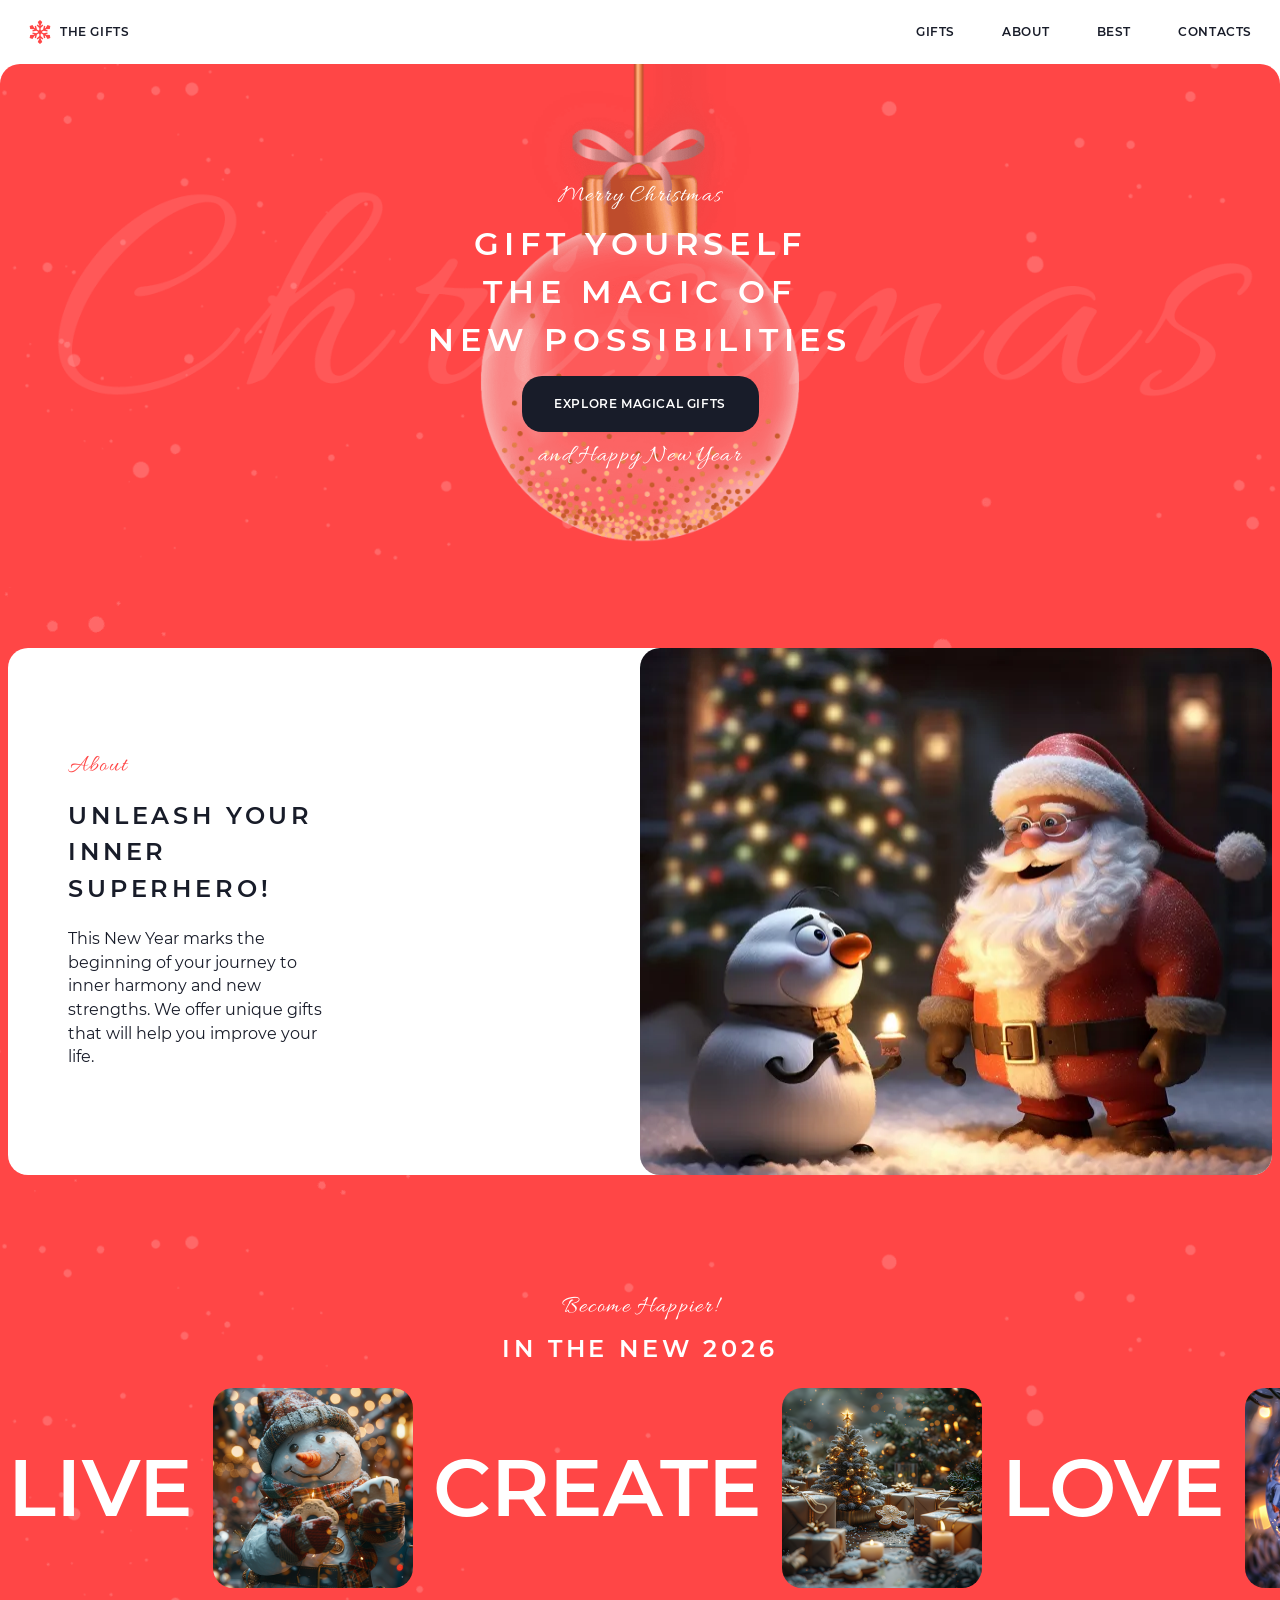
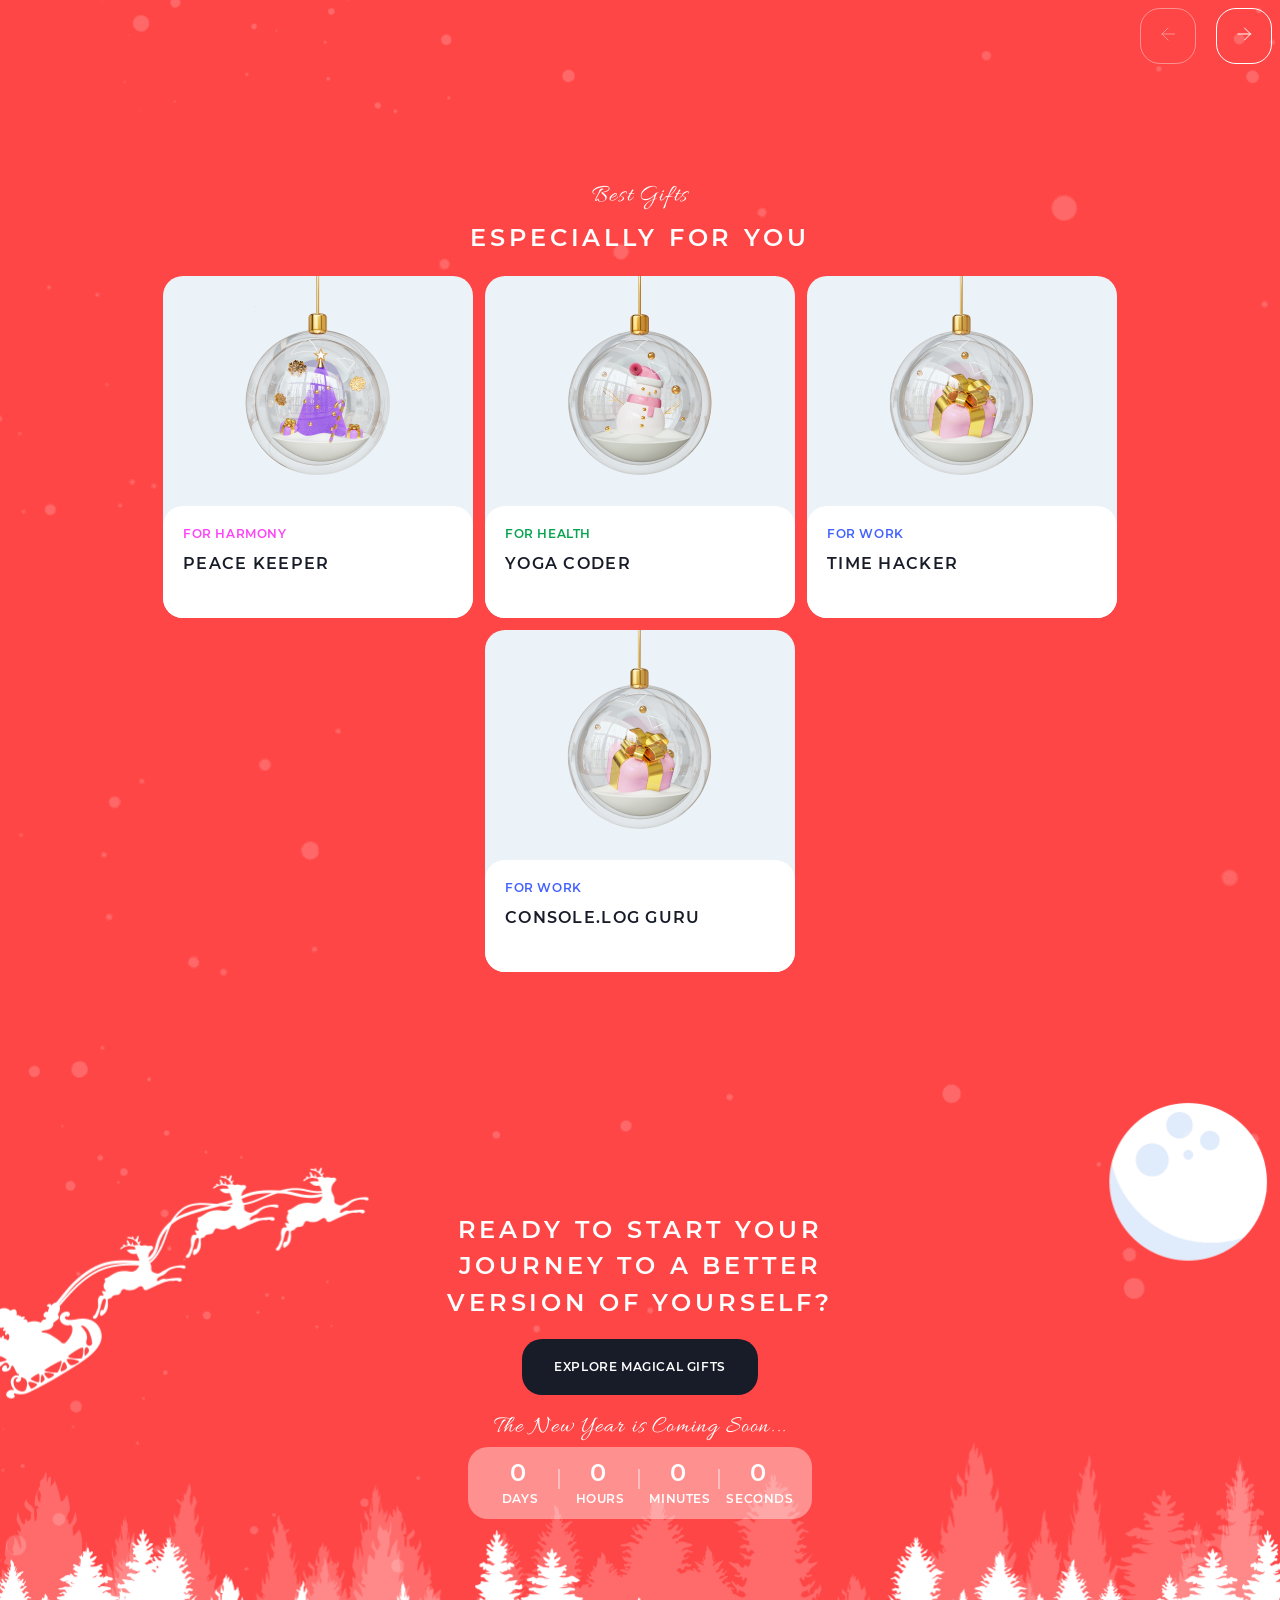
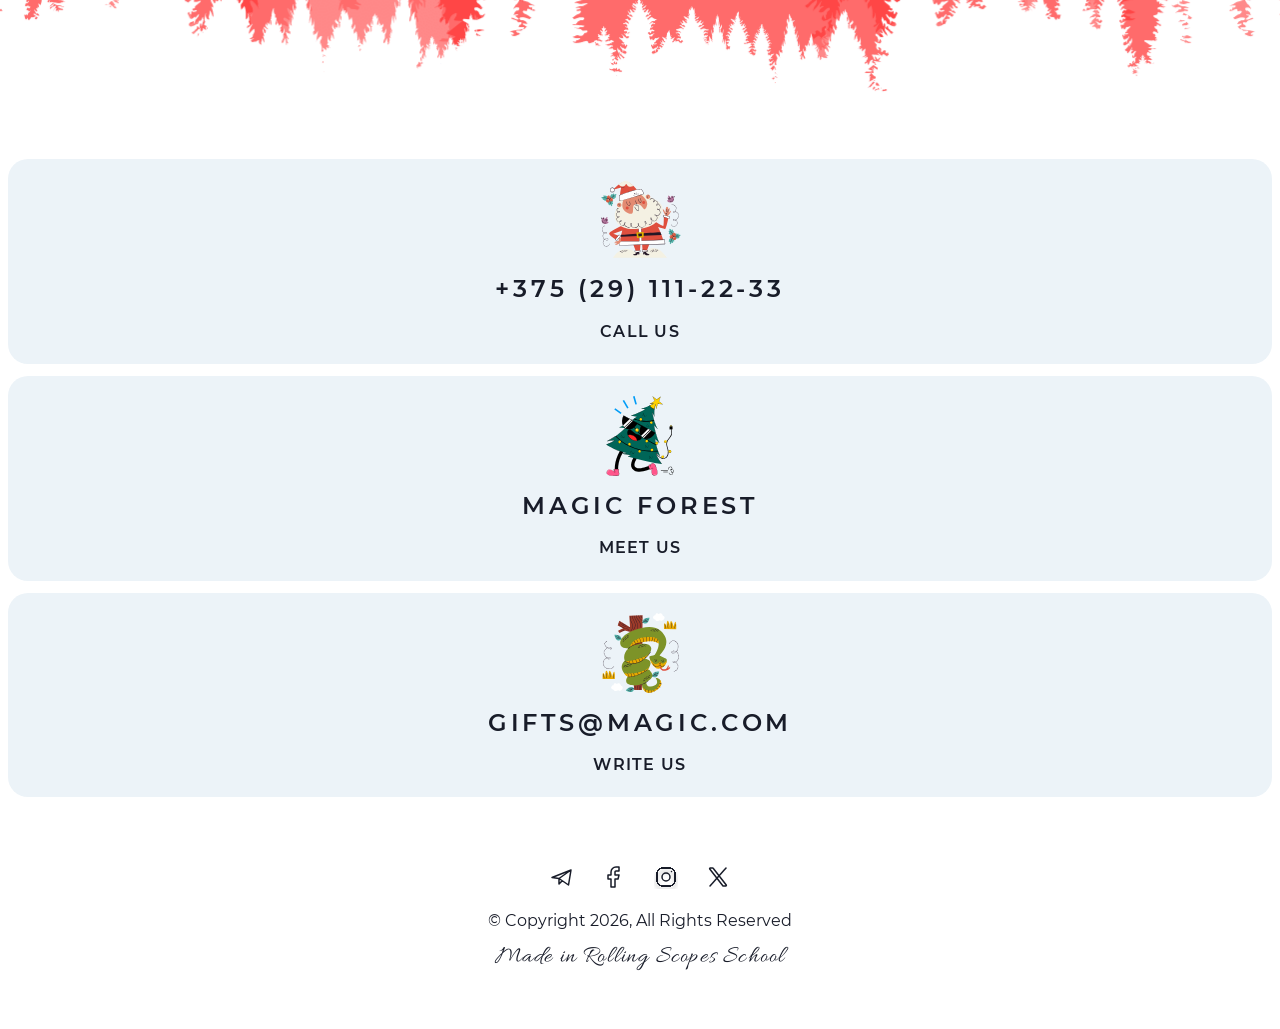
<file: christmas-shop/index.html>
<!DOCTYPE html>
<html lang="en">
  <head>
    <meta charset="UTF-8" />
    <meta name="viewport" content="width=device-width, initial-scale=1.0" />
    <link rel="stylesheet" href="css/style.css" />
    <link rel="icon" href="assets/img/icon.ico" type="image/x-icon" />
    <title>Home</title>
  </head>
  <body>
    <div class="wrapper">
      <header class="header">
        <div class="header__container">
          <div class="header__body">
            <a href="index.html" class="header__logo logo">
              <img src="assets/img/logo.svg" alt="logo" class="logo__img" />
              <p class="logo__title">the gifts</p>
            </a>
            <nav class="header__menu menu">
              <ul class="menu__items">
                <li class="menu__item">
                  <a href="gifts.html" class="menu__link">gifts</a>
                </li>
                <li class="menu__item">
                  <a href="#about" class="menu__link">about</a>
                </li>
                <li class="menu__item">
                  <a href="#best" class="menu__link">best</a>
                </li>
                <li class="menu__item">
                  <a href="#contacts" class="menu__link">contacts</a>
                </li>
              </ul>
            </nav>
            <div class="header__icon"></div>
          </div>
        </div>
      </header>
      <main class="mainpage">
        <section class="hero">
          <div class="hero__container">
            <div class="hero__body">
              <div class="hero__block block-hero">
                <h2 class="block-hero__sub-title block-hero__sub-title_margin">Merry Christmas</h2>
                <h1 class="block-hero__title">Gift yourself the magic of new possibilities</h1>
                <a href="gifts.html" class="block-hero__btn">Explore Magical Gifts</a>
                <h2 class="block-hero__sub-title">and Happy New Year</h2>
              </div>
            </div>
          </div>
        </section>
        <section id="about" class="about">
          <div class="about__container">
            <div class="about__body">
              <div class="about__block block-about">
                <div class="block-about__info">
                  <h3 class="block-about__title">About</h3>
                  <h4 class="block-about__sub-title">Unleash your inner superhero!</h4>
                  <p class="block-about__text">
                    This New Year marks the beginning of your journey to inner harmony and new
                    strengths. We offer unique gifts that will help you improve your life.
                  </p>
                </div>
                <div class="block-about__image">
                  <img src="assets/img/santa.webp" alt="santa" class="block-about__img" />
                </div>
              </div>
            </div>
          </div>
        </section>
        <section class="slider">
          <div class="slider__container">
            <div class="slider__body">
              <div class="slider__info">
                <h3 class="slider__title">Become Happier!</h3>
                <p class="slider__sub-title">in the new 2026</p>
              </div>
              <div class="slider__block block-slider">
                <div class="block-slider__body">
                  <div class="block-slider__slide slide slide_align-self">
                    <div class="slide__text">live</div>
                  </div>
                  <div class="block-slider__slide slide">
                    <img src="assets/img/snowman.png" class="slide__img" alt="snowman" />
                  </div>
                  <div class="block-slider__slide slide slide_align-self">
                    <div class="slide__text">create</div>
                  </div>
                  <div class="block-slider__slide slide">
                    <img
                      src="assets/img/christmas-trees.png"
                      class="slide__img"
                      alt="christmas-trees"
                    />
                  </div>
                  <div class="block-slider__slide slide slide_align-self">
                    <div class="slide__text">love</div>
                  </div>
                  <div class="block-slider__slide slide">
                    <img
                      src="assets/img/christmas-tree-ball.png"
                      class="slide__img"
                      alt="christmas-tree-ball"
                    />
                  </div>
                  <div class="block-slider__slide slide slide_align-self">
                    <div class="slide__text">dream</div>
                  </div>
                  <div class="block-slider__slide slide">
                    <img
                      src="assets/img/fairytale-house.png"
                      class="slide__img"
                      alt="christmas-tree-ball"
                    />
                  </div>
                </div>
                <div class="block-slider__controls">
                  <button
                    class="block-slider__btn block-slider__btn_left block-slider__btn_disable"
                  >
                    <svg
                      width="24"
                      height="24"
                      viewBox="0 0 24 24"
                      fill="none"
                      xmlns="http://www.w3.org/2000/svg"
                    >
                      <path
                        d="M18.5 12H6M6 12L12 6M6 12L12 18"
                        stroke="currentColor"
                        stroke-linecap="round"
                        stroke-linejoin="round"
                      />
                    </svg>
                  </button>
                  <button
                    class="block-slider__btn block-slider__btn_right block-slider__btn_enable"
                  >
                    <svg
                      width="24"
                      height="24"
                      viewBox="0 0 24 24"
                      fill="none"
                      xmlns="http://www.w3.org/2000/svg"
                    >
                      <path
                        d="M6 12H18.5M18.5 12L12.5 6M18.5 12L12.5 18"
                        stroke="currentColor"
                        stroke-linecap="round"
                        stroke-linejoin="round"
                      />
                    </svg>
                  </button>
                </div>
              </div>
            </div>
          </div>
        </section>
        <section id="best" class="best-gifts">
          <div class="best-gifts__container">
            <div class="best-gifts__body">
              <h3 class="best-gifts__title">Best Gifts</h3>
              <p class="best-gifts__subtitle">especially for you</p>
              <div class="best-gifts__items"></div>
            </div>
          </div>
        </section>
        <section class="cta">
          <div class="cta__container">
            <div class="cta__body">
              <div class="cta__block block-cta">
                <h3 class="block-cta__title">
                  Ready to start your journey to a better version of yourself?
                </h3>
                <a href="gifts.html" class="block-cta__btn"> Explore Magical Gifts </a>
                <p class="block-cta__subtitle">The New Year is Coming Soon...</p>
                <div class="block-cta__timer timer">
                  <div class="timer__item timer__item_days">
                    <div class="timer__title timer_days">0</div>
                    <div class="timer__subtitle timer_text-days">days</div>
                  </div>
                  <div class="timer__item timer__item_hours">
                    <div class="timer__title timer_hours">0</div>
                    <div class="timer__subtitle timer_text-hours">hours</div>
                  </div>
                  <div class="timer__item timer__item_minutes">
                    <div class="timer__title timer_minutes">0</div>
                    <div class="timer__subtitle timer_text-minutes">minutes</div>
                  </div>
                  <div class="timer__item timer__item_seconds">
                    <div class="timer__title timer_seconds">0</div>
                    <div class="timer__subtitle timer_text-seconds">seconds</div>
                  </div>
                </div>
              </div>
            </div>
          </div>
        </section>
      </main>
      <footer id="contacts" class="footer">
        <div class="footer__container">
          <div class="footer__body">
            <div class="footer__contacts contacts">
              <a href="tel:+375291112233" class="contacts__item">
                <img src="assets/img/santa-claus.svg" alt="santa" class="contacts__img" />
                <div class="contacts__title">+375 (29) 111-22-33</div>
                <div class="contacts__subtitle">Call Us</div>
              </a>
              <a
                href="https://maps.app.goo.gl/XaxamkYNiaCfnGMa6"
                target="_blank"
                class="contacts__item"
              >
                <img src="assets/img/tree.svg" alt="tree" class="contacts__img" />
                <div class="contacts__title">Magic forest</div>
                <div class="contacts__subtitle">meet us</div>
              </a>
              <a href="mailto:gifts@magic.com" class="contacts__item">
                <img src="assets/img/snack.svg" alt="snack" class="contacts__img" />
                <div class="contacts__title">gifts@magic.com</div>
                <div class="contacts__subtitle">write us</div>
              </a>
            </div>
            <div class="footer__socials">
              <a href="" class="footer__social">
                <svg
                  width="24"
                  height="24"
                  viewBox="0 0 24 24"
                  fill="none"
                  xmlns="http://www.w3.org/2000/svg"
                >
                  <path
                    d="M21 5L2 12.5L9 13.5M21 5L18.5 20L9 13.5M21 5L9 13.5M9 13.5V19L12.2488 15.7229"
                    stroke="currentColor"
                    stroke-width="1.5"
                    stroke-linecap="round"
                    stroke-linejoin="round"
                  />
                </svg>
              </a>
              <a href="" class="footer__social">
                <svg
                  width="24"
                  height="24"
                  viewBox="0 0 24 24"
                  fill="none"
                  xmlns="http://www.w3.org/2000/svg"
                >
                  <path
                    d="M17 2H14C12.6739 2 11.4021 2.52678 10.4645 3.46447C9.52678 4.40215 9 5.67392 9 7V10H6V14H9V22H13V14H16L17 10H13V7C13 6.73478 13.1054 6.48043 13.2929 6.29289C13.4804 6.10536 13.7348 6 14 6H17V2Z"
                    stroke="currentColor"
                    stroke-width="1.5"
                    stroke-linecap="round"
                    stroke-linejoin="round"
                  />
                </svg>
              </a>
              <a href="" class="footer__social">
                <svg
                  width="24"
                  height="24"
                  viewBox="0 0 24 24"
                  fill="none"
                  xmlns="http://www.w3.org/2000/svg"
                >
                  <g clip-path="url(#clip0_3_1119)">
                    <path
                      d="M12 16C14.2091 16 16 14.2091 16 12C16 9.79086 14.2091 8 12 8C9.79086 8 8 9.79086 8 12C8 14.2091 9.79086 16 12 16Z"
                      stroke="currentColor"
                      stroke-width="1.5"
                      stroke-linecap="round"
                      stroke-linejoin="round"
                    />
                    <g filter="url(#filter0_d_3_1119)">
                      <path
                        d="M3 16V8C3 5.23858 5.23858 3 8 3H16C18.7614 3 21 5.23858 21 8V16C21 18.7614 18.7614 21 16 21H8C5.23858 21 3 18.7614 3 16Z"
                        stroke="currentColor"
                        stroke-width="1.5"
                        shape-rendering="crispEdges"
                      />
                    </g>
                    <path
                      d="M17.5 6.51L17.51 6.49889"
                      stroke="currentColor"
                      stroke-width="1.5"
                      stroke-linecap="round"
                      stroke-linejoin="round"
                    />
                  </g>
                  <defs>
                    <filter
                      id="filter0_d_3_1119"
                      x="-1.75"
                      y="2.25"
                      width="27.5"
                      height="27.5"
                      filterUnits="userSpaceOnUse"
                      color-interpolation-filters="sRGB"
                    >
                      <feFlood flood-opacity="0" result="BackgroundImageFix" />
                      <feColorMatrix
                        in="SourceAlpha"
                        type="matrix"
                        values="0 0 0 0 0 0 0 0 0 0 0 0 0 0 0 0 0 0 127 0"
                        result="hardAlpha"
                      />
                      <feOffset dy="4" />
                      <feGaussianBlur stdDeviation="2" />
                      <feComposite in2="hardAlpha" operator="out" />
                      <feColorMatrix
                        type="matrix"
                        values="0 0 0 0 0 0 0 0 0 0 0 0 0 0 0 0 0 0 0.25 0"
                      />
                      <feBlend
                        mode="normal"
                        in2="BackgroundImageFix"
                        result="effect1_dropShadow_3_1119"
                      />
                      <feBlend
                        mode="normal"
                        in="SourceGraphic"
                        in2="effect1_dropShadow_3_1119"
                        result="shape"
                      />
                    </filter>
                    <clipPath id="clip0_3_1119">
                      <rect width="24" height="24" fill="white" />
                    </clipPath>
                  </defs>
                </svg>
              </a>
              <a href="" class="footer__social">
                <svg
                  width="24"
                  height="24"
                  viewBox="0 0 24 24"
                  fill="none"
                  xmlns="http://www.w3.org/2000/svg"
                >
                  <path
                    d="M16.8198 20.7684L3.75317 3.96836C3.44664 3.57425 3.72749 3 4.22678 3H6.70655C6.8917 3 7.06649 3.08548 7.18016 3.23164L20.2468 20.0316C20.5534 20.4258 20.2725 21 19.7732 21H17.2935C17.1083 21 16.9335 20.9145 16.8198 20.7684Z"
                    stroke="currentColor"
                    stroke-width="1.5"
                  />
                  <path
                    d="M20 3L4 21"
                    stroke="currentColor"
                    stroke-width="1.5"
                    stroke-linecap="round"
                  />
                </svg>
              </a>
            </div>
            <div class="footer__title">© Copyright 2026, All Rights Reserved</div>
            <a href="https://rs.school" target="_blank" class="footer__subtitle">
              Made in Rolling Scopes School
            </a>
          </div>
        </div>
      </footer>
    </div>
    <script src="assets/files/gifts.json.js"></script>
    <script src="scripts/index.js"></script>
  </body>
</html>
</file>
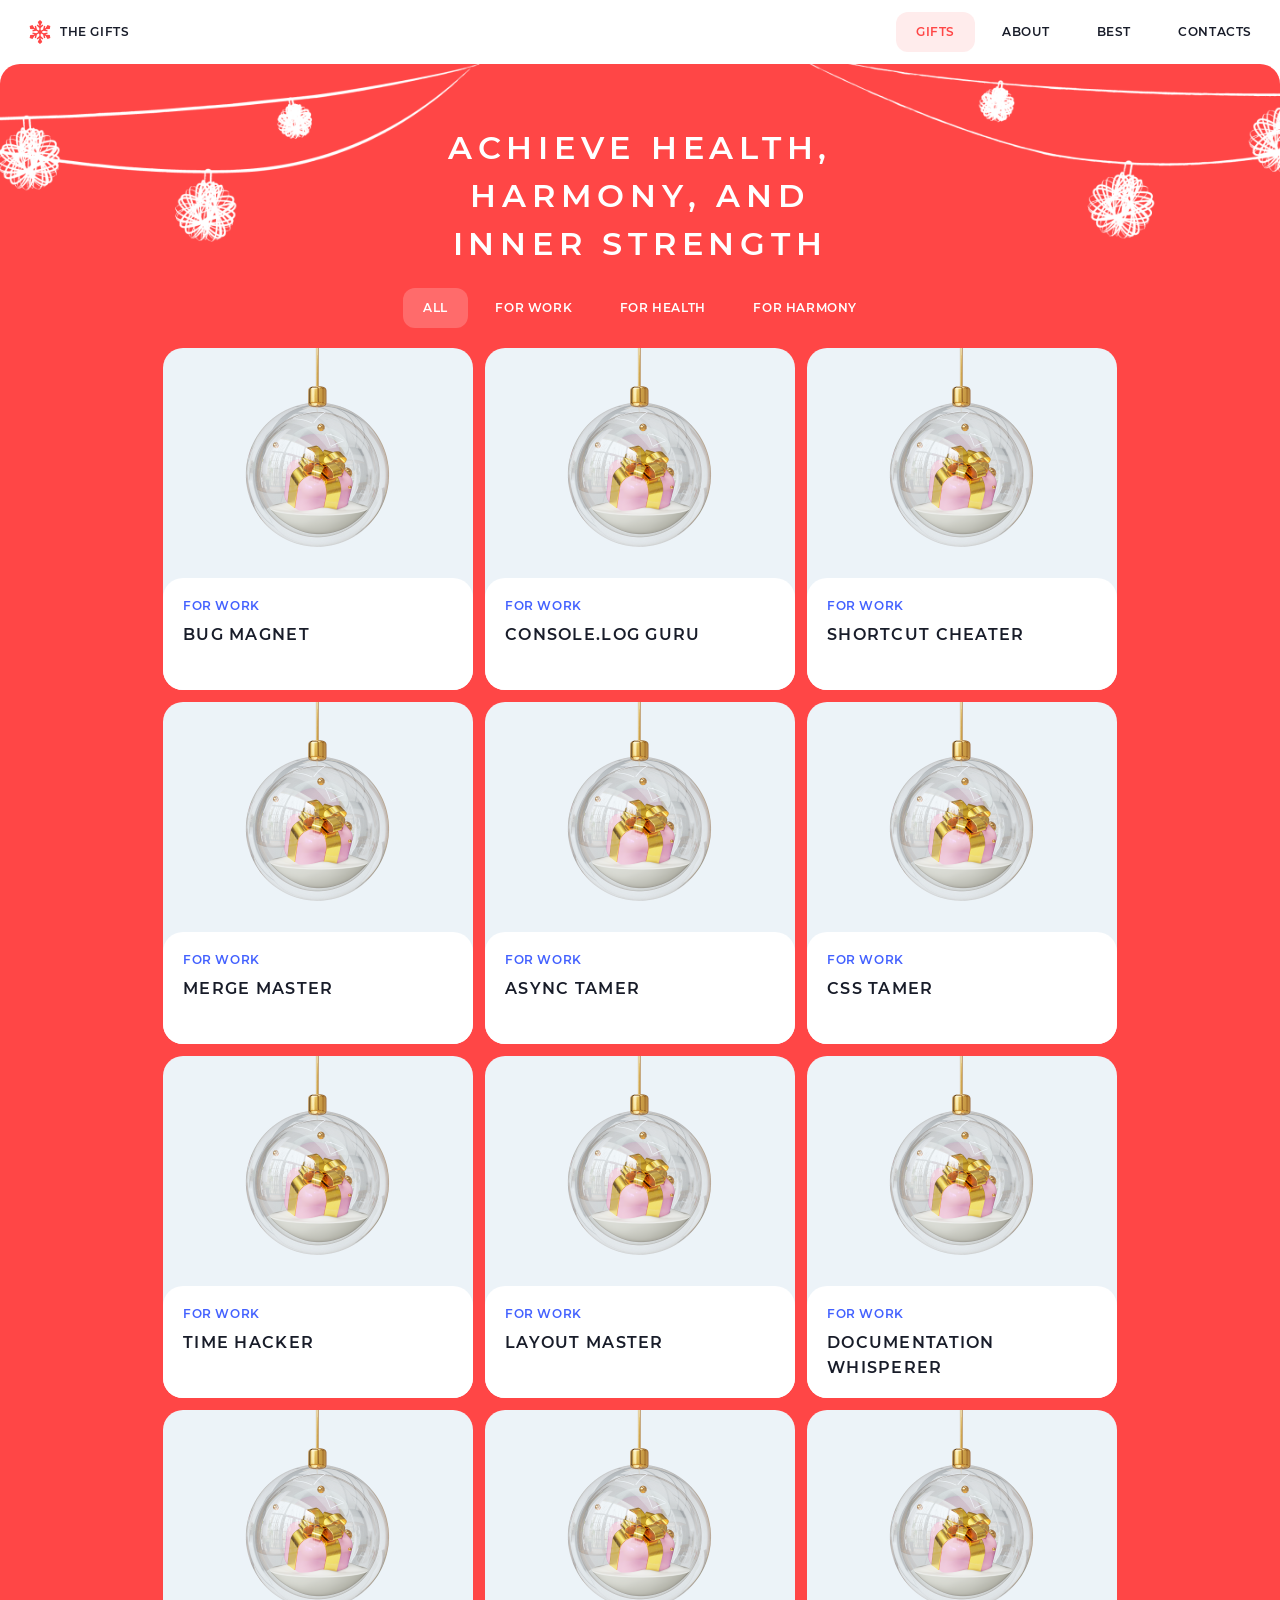
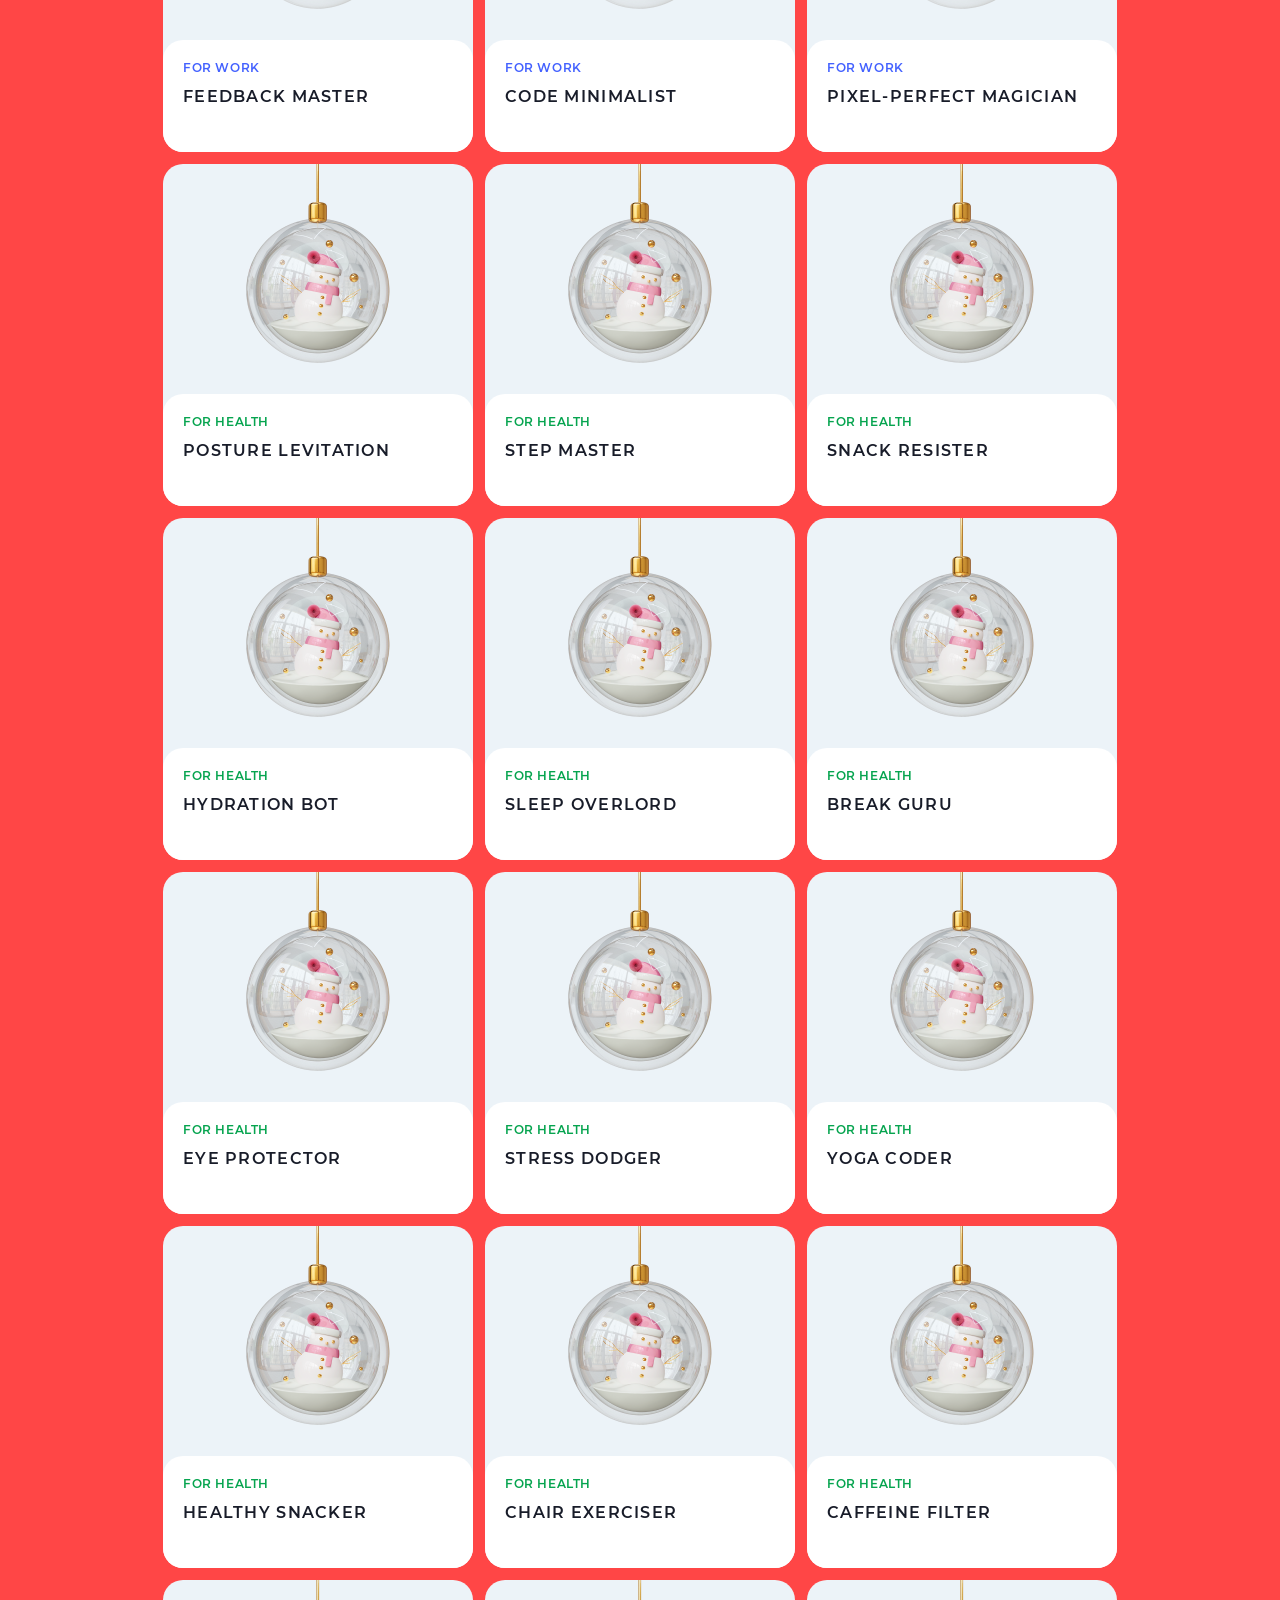
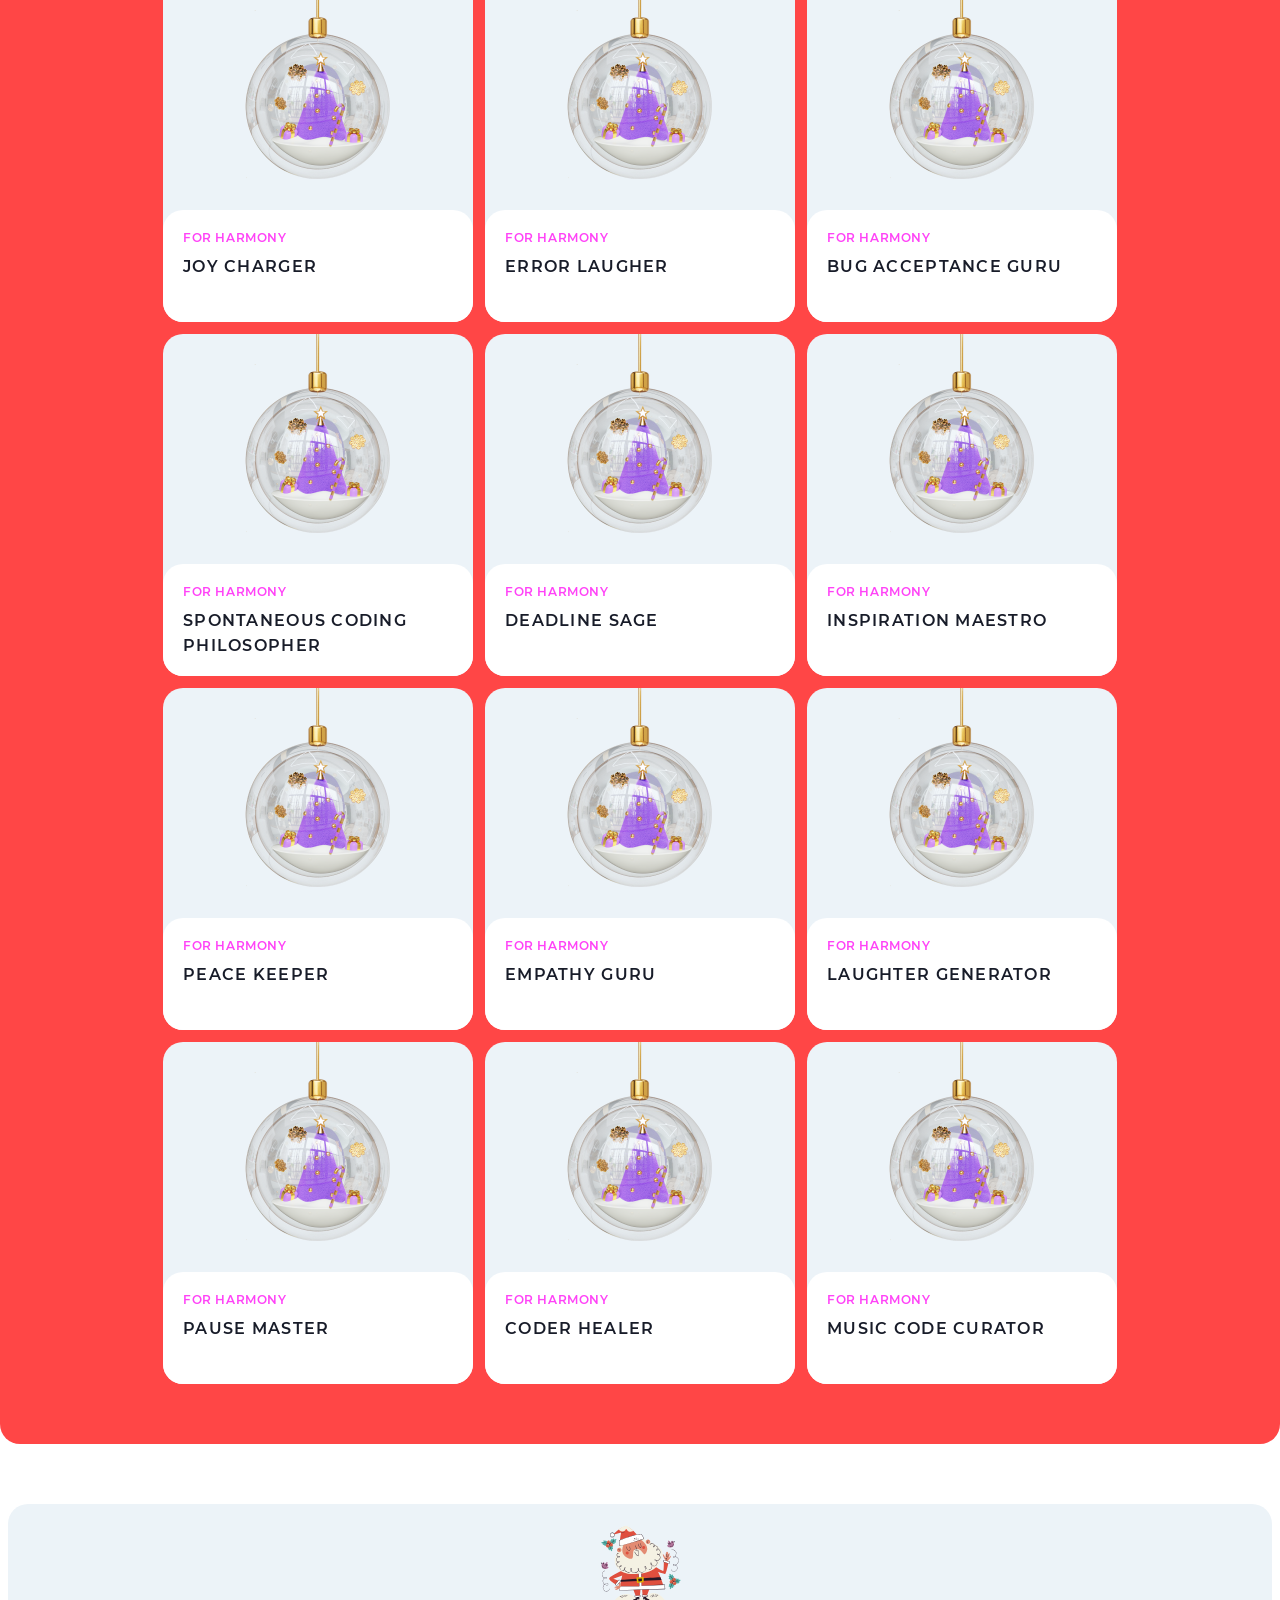
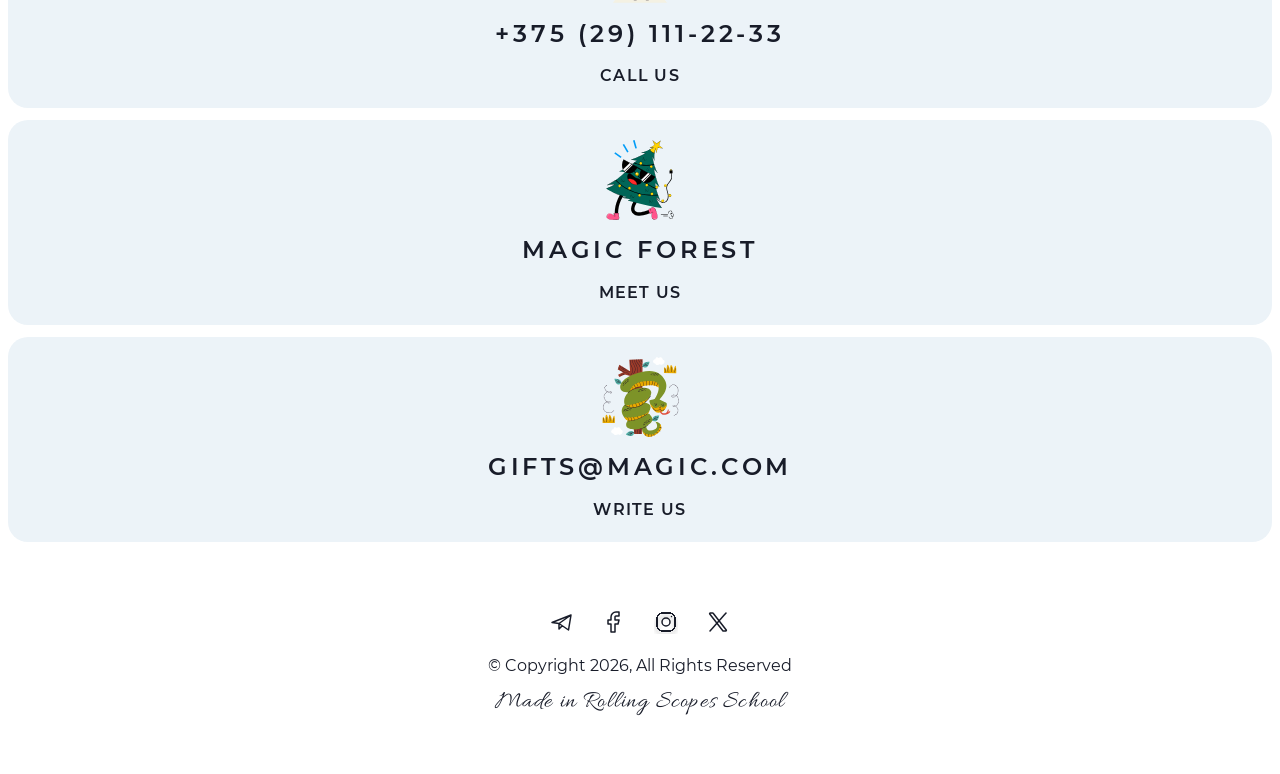
<file: christmas-shop/gifts.html>
<!DOCTYPE html>
<html lang="en">
  <head>
    <meta charset="UTF-8" />
    <meta name="viewport" content="width=device-width, initial-scale=1.0" />
    <link rel="stylesheet" href="css/style.css" />
    <link rel="icon" href="assets/img/icon.ico" type="image/x-icon" />
    <title>Gifts</title>
  </head>
  <body>
    <div class="wrapper">
      <header class="header">
        <div class="header__container">
          <div class="header__body">
            <a href="index.html" class="header__logo logo">
              <img src="assets/img/logo.svg" alt="logo" class="logo__img" />
              <p class="logo__title">the gifts</p>
            </a>
            <nav class="header__menu menu">
              <ul class="menu__items">
                <li class="menu__item">
                  <p class="menu__link menu__link_active">gifts</p>
                </li>
                <li class="menu__item">
                  <a href="index.html#about" class="menu__link">about</a>
                </li>
                <li class="menu__item">
                  <a href="index.html#best" class="menu__link">best</a>
                </li>
                <li class="menu__item">
                  <a href="#contacts" class="menu__link">contacts</a>
                </li>
              </ul>
            </nav>
            <div class="header__icon"></div>
          </div>
        </div>
      </header>
      <main class="mainpage">
        <section class="gifts">
          <div class="gifts__container">
            <div class="up">
              <svg
                width="24"
                height="24"
                viewBox="0 0 24 24"
                fill="none"
                xmlns="http://www.w3.org/2000/svg"
              >
                <path
                  d="M12 5V19"
                  stroke="#FF4646"
                  stroke-linecap="round"
                  stroke-linejoin="round"
                />
                <path
                  d="M18 11L12 5"
                  stroke="#FF4646"
                  stroke-linecap="round"
                  stroke-linejoin="round"
                />
                <path
                  d="M6 11L12 5"
                  stroke="#FF4646"
                  stroke-linecap="round"
                  stroke-linejoin="round"
                />
              </svg>
            </div>
            <div class="gifts__body">
              <h1 class="gifts__title">Achieve health, harmony, and inner strength</h1>
              <div class="gifts__block block-gifts">
                <div class="block-gifts__search">
                  <div class="block-gifts__point block-gifts__point_active block-gifts__point_a">
                    all
                  </div>
                  <div class="block-gifts__point block-gifts__point_w">for work</div>
                  <div class="block-gifts__point block-gifts__point_h">for health</div>
                  <div class="block-gifts__point block-gifts__point_har">for harmony</div>
                </div>
                <div class="block-gifts__items"></div>
              </div>
            </div>
          </div>
        </section>
      </main>
      <footer id="contacts" class="footer">
        <div class="footer__container">
          <div class="footer__body">
            <div class="footer__contacts contacts">
              <a href="tel:+375291112233" class="contacts__item">
                <img src="assets/img/santa-claus.svg" alt="santa" class="contacts__img" />
                <div class="contacts__title">+375 (29) 111-22-33</div>
                <div class="contacts__subtitle">Call Us</div>
              </a>
              <a
                href="https://maps.app.goo.gl/XaxamkYNiaCfnGMa6"
                target="_blank"
                class="contacts__item"
              >
                <img src="assets/img/tree.svg" alt="tree" class="contacts__img" />
                <div class="contacts__title">Magic forest</div>
                <div class="contacts__subtitle">meet us</div>
              </a>
              <a href="mailto:gifts@magic.com" class="contacts__item">
                <img src="assets/img/snack.svg" alt="snack" class="contacts__img" />
                <div class="contacts__title">gifts@magic.com</div>
                <div class="contacts__subtitle">write us</div>
              </a>
            </div>
            <div class="footer__socials">
              <a href="" class="footer__social">
                <svg
                  width="24"
                  height="24"
                  viewBox="0 0 24 24"
                  fill="none"
                  xmlns="http://www.w3.org/2000/svg"
                >
                  <path
                    d="M21 5L2 12.5L9 13.5M21 5L18.5 20L9 13.5M21 5L9 13.5M9 13.5V19L12.2488 15.7229"
                    stroke="currentColor"
                    stroke-width="1.5"
                    stroke-linecap="round"
                    stroke-linejoin="round"
                  />
                </svg>
              </a>
              <a href="" class="footer__social">
                <svg
                  width="24"
                  height="24"
                  viewBox="0 0 24 24"
                  fill="none"
                  xmlns="http://www.w3.org/2000/svg"
                >
                  <path
                    d="M17 2H14C12.6739 2 11.4021 2.52678 10.4645 3.46447C9.52678 4.40215 9 5.67392 9 7V10H6V14H9V22H13V14H16L17 10H13V7C13 6.73478 13.1054 6.48043 13.2929 6.29289C13.4804 6.10536 13.7348 6 14 6H17V2Z"
                    stroke="currentColor"
                    stroke-width="1.5"
                    stroke-linecap="round"
                    stroke-linejoin="round"
                  />
                </svg>
              </a>
              <a href="" class="footer__social">
                <svg
                  width="24"
                  height="24"
                  viewBox="0 0 24 24"
                  fill="none"
                  xmlns="http://www.w3.org/2000/svg"
                >
                  <g clip-path="url(#clip0_3_1119)">
                    <path
                      d="M12 16C14.2091 16 16 14.2091 16 12C16 9.79086 14.2091 8 12 8C9.79086 8 8 9.79086 8 12C8 14.2091 9.79086 16 12 16Z"
                      stroke="currentColor"
                      stroke-width="1.5"
                      stroke-linecap="round"
                      stroke-linejoin="round"
                    />
                    <g filter="url(#filter0_d_3_1119)">
                      <path
                        d="M3 16V8C3 5.23858 5.23858 3 8 3H16C18.7614 3 21 5.23858 21 8V16C21 18.7614 18.7614 21 16 21H8C5.23858 21 3 18.7614 3 16Z"
                        stroke="currentColor"
                        stroke-width="1.5"
                        shape-rendering="crispEdges"
                      />
                    </g>
                    <path
                      d="M17.5 6.51L17.51 6.49889"
                      stroke="currentColor"
                      stroke-width="1.5"
                      stroke-linecap="round"
                      stroke-linejoin="round"
                    />
                  </g>
                  <defs>
                    <filter
                      id="filter0_d_3_1119"
                      x="-1.75"
                      y="2.25"
                      width="27.5"
                      height="27.5"
                      filterUnits="userSpaceOnUse"
                      color-interpolation-filters="sRGB"
                    >
                      <feFlood flood-opacity="0" result="BackgroundImageFix" />
                      <feColorMatrix
                        in="SourceAlpha"
                        type="matrix"
                        values="0 0 0 0 0 0 0 0 0 0 0 0 0 0 0 0 0 0 127 0"
                        result="hardAlpha"
                      />
                      <feOffset dy="4" />
                      <feGaussianBlur stdDeviation="2" />
                      <feComposite in2="hardAlpha" operator="out" />
                      <feColorMatrix
                        type="matrix"
                        values="0 0 0 0 0 0 0 0 0 0 0 0 0 0 0 0 0 0 0.25 0"
                      />
                      <feBlend
                        mode="normal"
                        in2="BackgroundImageFix"
                        result="effect1_dropShadow_3_1119"
                      />
                      <feBlend
                        mode="normal"
                        in="SourceGraphic"
                        in2="effect1_dropShadow_3_1119"
                        result="shape"
                      />
                    </filter>
                    <clipPath id="clip0_3_1119">
                      <rect width="24" height="24" fill="white" />
                    </clipPath>
                  </defs>
                </svg>
              </a>
              <a href="" class="footer__social">
                <svg
                  width="24"
                  height="24"
                  viewBox="0 0 24 24"
                  fill="none"
                  xmlns="http://www.w3.org/2000/svg"
                >
                  <path
                    d="M16.8198 20.7684L3.75317 3.96836C3.44664 3.57425 3.72749 3 4.22678 3H6.70655C6.8917 3 7.06649 3.08548 7.18016 3.23164L20.2468 20.0316C20.5534 20.4258 20.2725 21 19.7732 21H17.2935C17.1083 21 16.9335 20.9145 16.8198 20.7684Z"
                    stroke="currentColor"
                    stroke-width="1.5"
                  />
                  <path
                    d="M20 3L4 21"
                    stroke="currentColor"
                    stroke-width="1.5"
                    stroke-linecap="round"
                  />
                </svg>
              </a>
            </div>
            <div class="footer__title">© Copyright 2026, All Rights Reserved</div>
            <a href="https://rs.school" target="_blank" class="footer__subtitle">
              Made in Rolling Scopes School
            </a>
          </div>
        </div>
      </footer>
    </div>
    <script src="assets/files/gifts.json.js"></script>
    <script src="scripts/index.js"></script>
  </body>
</html>
</file>
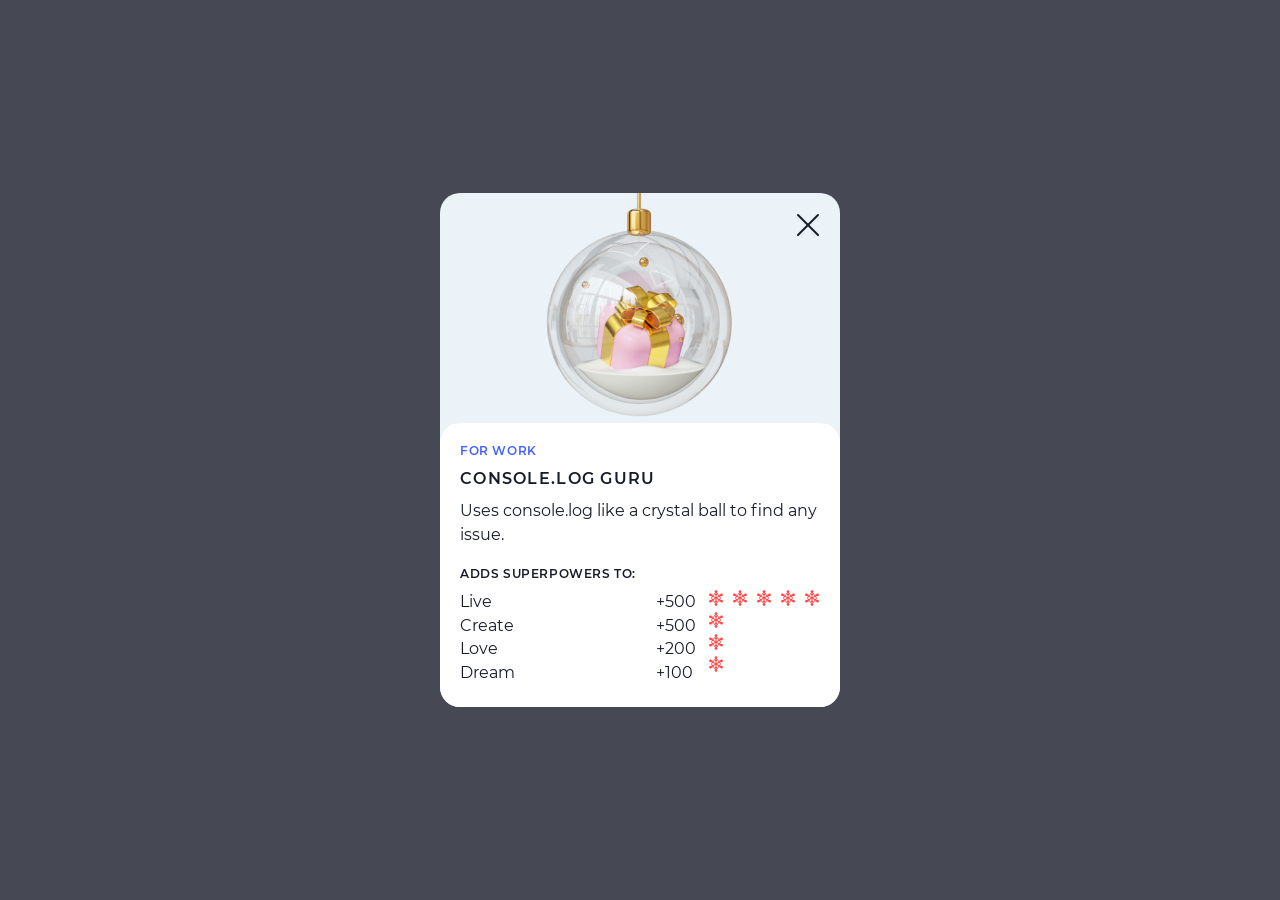
<file: christmas-shop/modal.html>
<!DOCTYPE html>
<html lang="en">
<head>
    <meta charset="UTF-8">
    <meta name="viewport" content="width=device-width, initial-scale=1.0">
    <link rel="stylesheet" href="css/style.css">
    <title>Document</title>
</head>
<body>
    <div class="main-modal">
        <div class="main-modal__container">
            <div class="main-modal__body">
              <div class="main-modal_wrapper">
                <div class="modal">
                  <div class="modal__close">
                    <svg width="40" height="40" viewBox="0 0 40 40" fill="none" xmlns="http://www.w3.org/2000/svg">
                      <path d="M30 10L10 30" stroke="#181C29" stroke-width="2" stroke-linecap="round" stroke-linejoin="round" />
                      <path d="M10 10L30 30" stroke="#181C29" stroke-width="2" stroke-linecap="round" stroke-linejoin="round" />
                    </svg>
                  </div>
                  <div class="modal__image">
                      <img src="assets/img/m1.png" alt="image" class="modal__img">
                  </div>
                  <div class="modal__info">
                      <div class="modal__category modal__category_work">
                          For work
                      </div>
                      <div class="modal__name">
                          Console.log Guru
                      </div>
                      <div class="modal__description">
                          Uses console.log like a crystal ball to find any issue.
                      </div>
                  </div>
                  <div class="modal__superpowers">
                      <div class="modal__title">
                          Adds superpowers to:
                      </div>
                      <div class="modal__power power-modal">
                          <div class="power-modal__names">
                              <div class="power-modal__name">Live</div>
                              <div class="power-modal__name">Create</div>
                              <div class="power-modal__name">Love</div>
                              <div class="power-modal__name">Dream</div>
                          </div>
                          <div class="power-modal__points">
                              <div class="power-modal__point">+500</div>
                              <div class="power-modal__point">+500</div>
                              <div class="power-modal__point">+200</div>
                              <div class="power-modal__point">+100</div>
                          </div>
                          <div class="power-modal__stars">
                              <div class="power-modal__star">
                                  <svg width="16" height="16" viewBox="0 0 16 16" fill="none" xmlns="http://www.w3.org/2000/svg">
                                      <g clip-path="url(#clip0_13108_54)">
                                        <path d="M12.1959 9.88162L11.6482 9.56542L13.1158 9.17219L12.8732 8.26704L10.5005 8.90278L9.38146 8.25667C9.39689 8.17336 9.40538 8.08765 9.40538 7.99997C9.40538 7.91229 9.39692 7.82655 9.38146 7.74327L10.5005 7.09716L12.8732 7.7329L13.1158 6.82775L11.6482 6.43452L12.1959 6.11831L14.546 5.97725L14.8921 4.02063L13.0246 3.34203L11.7274 5.30677L11.1797 5.62297L11.5729 4.15545L10.6678 3.91293L10.032 6.28561L8.91226 6.93211C8.78247 6.82103 8.63242 6.73313 8.4683 6.67494V5.3828L10.2052 3.64586L9.5426 2.98325L8.46827 4.05755V3.42515L9.51792 1.32584L7.99976 0L6.48157 1.3259L7.53122 3.42521V4.05761L6.45689 2.98332L5.79429 3.64592L7.53119 5.38286V6.675C7.36708 6.73319 7.21702 6.82109 7.08724 6.93217L5.96746 6.28568L5.33171 3.91299L4.42656 4.15551L4.81979 5.62304L4.27213 5.30684L2.9749 3.34209L1.10742 4.02069L1.45349 5.97731L3.80362 6.11838L4.35128 6.43458L2.88375 6.82781L3.1263 7.73296L5.49898 7.09722L6.61807 7.74333C6.60264 7.82664 6.59414 7.91235 6.59414 8.00003C6.59414 8.08771 6.60261 8.17345 6.61807 8.25673L5.49898 8.90285L3.1263 8.2671L2.88375 9.17226L4.35128 9.56548L3.80362 9.88169L1.45349 10.0227L1.10742 11.9793L2.97493 12.6579L4.27216 10.6932L4.81985 10.377L4.42662 11.8445L5.33177 12.087L5.96752 9.71435L7.0873 9.06786C7.21708 9.17894 7.36714 9.26684 7.53125 9.32503V10.6172L5.79435 12.3541L6.45696 13.0167L7.53129 11.9424V12.5748L6.48163 14.6741L7.99983 16L9.51802 14.6741L8.46837 12.5748V11.9424L9.5427 13.0167L10.2053 12.3541L8.4684 10.6172V9.32503C8.63251 9.26684 8.78257 9.17894 8.91235 9.06786L10.0321 9.71435L10.6679 12.087L11.573 11.8445L11.1798 10.377L11.7275 10.6932L13.0247 12.6579L14.8922 11.9793L14.5462 10.0227L12.1959 9.88162Z" fill="#FF4646" />
                                      </g>
                                      <defs>
                                        <clipPath id="clip0_13108_54">
                                          <rect width="16" height="16" fill="white" />
                                        </clipPath>
                                      </defs>
                                    </svg>
                                    <svg width="16" height="16" viewBox="0 0 16 16" fill="none" xmlns="http://www.w3.org/2000/svg">
                                      <g clip-path="url(#clip0_13108_54)">
                                        <path d="M12.1959 9.88162L11.6482 9.56542L13.1158 9.17219L12.8732 8.26704L10.5005 8.90278L9.38146 8.25667C9.39689 8.17336 9.40538 8.08765 9.40538 7.99997C9.40538 7.91229 9.39692 7.82655 9.38146 7.74327L10.5005 7.09716L12.8732 7.7329L13.1158 6.82775L11.6482 6.43452L12.1959 6.11831L14.546 5.97725L14.8921 4.02063L13.0246 3.34203L11.7274 5.30677L11.1797 5.62297L11.5729 4.15545L10.6678 3.91293L10.032 6.28561L8.91226 6.93211C8.78247 6.82103 8.63242 6.73313 8.4683 6.67494V5.3828L10.2052 3.64586L9.5426 2.98325L8.46827 4.05755V3.42515L9.51792 1.32584L7.99976 0L6.48157 1.3259L7.53122 3.42521V4.05761L6.45689 2.98332L5.79429 3.64592L7.53119 5.38286V6.675C7.36708 6.73319 7.21702 6.82109 7.08724 6.93217L5.96746 6.28568L5.33171 3.91299L4.42656 4.15551L4.81979 5.62304L4.27213 5.30684L2.9749 3.34209L1.10742 4.02069L1.45349 5.97731L3.80362 6.11838L4.35128 6.43458L2.88375 6.82781L3.1263 7.73296L5.49898 7.09722L6.61807 7.74333C6.60264 7.82664 6.59414 7.91235 6.59414 8.00003C6.59414 8.08771 6.60261 8.17345 6.61807 8.25673L5.49898 8.90285L3.1263 8.2671L2.88375 9.17226L4.35128 9.56548L3.80362 9.88169L1.45349 10.0227L1.10742 11.9793L2.97493 12.6579L4.27216 10.6932L4.81985 10.377L4.42662 11.8445L5.33177 12.087L5.96752 9.71435L7.0873 9.06786C7.21708 9.17894 7.36714 9.26684 7.53125 9.32503V10.6172L5.79435 12.3541L6.45696 13.0167L7.53129 11.9424V12.5748L6.48163 14.6741L7.99983 16L9.51802 14.6741L8.46837 12.5748V11.9424L9.5427 13.0167L10.2053 12.3541L8.4684 10.6172V9.32503C8.63251 9.26684 8.78257 9.17894 8.91235 9.06786L10.0321 9.71435L10.6679 12.087L11.573 11.8445L11.1798 10.377L11.7275 10.6932L13.0247 12.6579L14.8922 11.9793L14.5462 10.0227L12.1959 9.88162Z" fill="#FF4646" />
                                      </g>
                                      <defs>
                                        <clipPath id="clip0_13108_54">
                                          <rect width="16" height="16" fill="white" />
                                        </clipPath>
                                      </defs>
                                    </svg>
                                    <svg width="16" height="16" viewBox="0 0 16 16" fill="none" xmlns="http://www.w3.org/2000/svg">
                                      <g clip-path="url(#clip0_13108_54)">
                                        <path d="M12.1959 9.88162L11.6482 9.56542L13.1158 9.17219L12.8732 8.26704L10.5005 8.90278L9.38146 8.25667C9.39689 8.17336 9.40538 8.08765 9.40538 7.99997C9.40538 7.91229 9.39692 7.82655 9.38146 7.74327L10.5005 7.09716L12.8732 7.7329L13.1158 6.82775L11.6482 6.43452L12.1959 6.11831L14.546 5.97725L14.8921 4.02063L13.0246 3.34203L11.7274 5.30677L11.1797 5.62297L11.5729 4.15545L10.6678 3.91293L10.032 6.28561L8.91226 6.93211C8.78247 6.82103 8.63242 6.73313 8.4683 6.67494V5.3828L10.2052 3.64586L9.5426 2.98325L8.46827 4.05755V3.42515L9.51792 1.32584L7.99976 0L6.48157 1.3259L7.53122 3.42521V4.05761L6.45689 2.98332L5.79429 3.64592L7.53119 5.38286V6.675C7.36708 6.73319 7.21702 6.82109 7.08724 6.93217L5.96746 6.28568L5.33171 3.91299L4.42656 4.15551L4.81979 5.62304L4.27213 5.30684L2.9749 3.34209L1.10742 4.02069L1.45349 5.97731L3.80362 6.11838L4.35128 6.43458L2.88375 6.82781L3.1263 7.73296L5.49898 7.09722L6.61807 7.74333C6.60264 7.82664 6.59414 7.91235 6.59414 8.00003C6.59414 8.08771 6.60261 8.17345 6.61807 8.25673L5.49898 8.90285L3.1263 8.2671L2.88375 9.17226L4.35128 9.56548L3.80362 9.88169L1.45349 10.0227L1.10742 11.9793L2.97493 12.6579L4.27216 10.6932L4.81985 10.377L4.42662 11.8445L5.33177 12.087L5.96752 9.71435L7.0873 9.06786C7.21708 9.17894 7.36714 9.26684 7.53125 9.32503V10.6172L5.79435 12.3541L6.45696 13.0167L7.53129 11.9424V12.5748L6.48163 14.6741L7.99983 16L9.51802 14.6741L8.46837 12.5748V11.9424L9.5427 13.0167L10.2053 12.3541L8.4684 10.6172V9.32503C8.63251 9.26684 8.78257 9.17894 8.91235 9.06786L10.0321 9.71435L10.6679 12.087L11.573 11.8445L11.1798 10.377L11.7275 10.6932L13.0247 12.6579L14.8922 11.9793L14.5462 10.0227L12.1959 9.88162Z" fill="#FF4646" />
                                      </g>
                                      <defs>
                                        <clipPath id="clip0_13108_54">
                                          <rect width="16" height="16" fill="white" />
                                        </clipPath>
                                      </defs>
                                    </svg>
                                    <svg width="16" height="16" viewBox="0 0 16 16" fill="none" xmlns="http://www.w3.org/2000/svg">
                                      <g clip-path="url(#clip0_13108_54)">
                                        <path d="M12.1959 9.88162L11.6482 9.56542L13.1158 9.17219L12.8732 8.26704L10.5005 8.90278L9.38146 8.25667C9.39689 8.17336 9.40538 8.08765 9.40538 7.99997C9.40538 7.91229 9.39692 7.82655 9.38146 7.74327L10.5005 7.09716L12.8732 7.7329L13.1158 6.82775L11.6482 6.43452L12.1959 6.11831L14.546 5.97725L14.8921 4.02063L13.0246 3.34203L11.7274 5.30677L11.1797 5.62297L11.5729 4.15545L10.6678 3.91293L10.032 6.28561L8.91226 6.93211C8.78247 6.82103 8.63242 6.73313 8.4683 6.67494V5.3828L10.2052 3.64586L9.5426 2.98325L8.46827 4.05755V3.42515L9.51792 1.32584L7.99976 0L6.48157 1.3259L7.53122 3.42521V4.05761L6.45689 2.98332L5.79429 3.64592L7.53119 5.38286V6.675C7.36708 6.73319 7.21702 6.82109 7.08724 6.93217L5.96746 6.28568L5.33171 3.91299L4.42656 4.15551L4.81979 5.62304L4.27213 5.30684L2.9749 3.34209L1.10742 4.02069L1.45349 5.97731L3.80362 6.11838L4.35128 6.43458L2.88375 6.82781L3.1263 7.73296L5.49898 7.09722L6.61807 7.74333C6.60264 7.82664 6.59414 7.91235 6.59414 8.00003C6.59414 8.08771 6.60261 8.17345 6.61807 8.25673L5.49898 8.90285L3.1263 8.2671L2.88375 9.17226L4.35128 9.56548L3.80362 9.88169L1.45349 10.0227L1.10742 11.9793L2.97493 12.6579L4.27216 10.6932L4.81985 10.377L4.42662 11.8445L5.33177 12.087L5.96752 9.71435L7.0873 9.06786C7.21708 9.17894 7.36714 9.26684 7.53125 9.32503V10.6172L5.79435 12.3541L6.45696 13.0167L7.53129 11.9424V12.5748L6.48163 14.6741L7.99983 16L9.51802 14.6741L8.46837 12.5748V11.9424L9.5427 13.0167L10.2053 12.3541L8.4684 10.6172V9.32503C8.63251 9.26684 8.78257 9.17894 8.91235 9.06786L10.0321 9.71435L10.6679 12.087L11.573 11.8445L11.1798 10.377L11.7275 10.6932L13.0247 12.6579L14.8922 11.9793L14.5462 10.0227L12.1959 9.88162Z" fill="#FF4646" />
                                      </g>
                                      <defs>
                                        <clipPath id="clip0_13108_54">
                                          <rect width="16" height="16" fill="white" />
                                        </clipPath>
                                      </defs>
                                    </svg>
                                    <svg width="16" height="16" viewBox="0 0 16 16" fill="none" xmlns="http://www.w3.org/2000/svg">
                                      <g clip-path="url(#clip0_13108_54)">
                                        <path d="M12.1959 9.88162L11.6482 9.56542L13.1158 9.17219L12.8732 8.26704L10.5005 8.90278L9.38146 8.25667C9.39689 8.17336 9.40538 8.08765 9.40538 7.99997C9.40538 7.91229 9.39692 7.82655 9.38146 7.74327L10.5005 7.09716L12.8732 7.7329L13.1158 6.82775L11.6482 6.43452L12.1959 6.11831L14.546 5.97725L14.8921 4.02063L13.0246 3.34203L11.7274 5.30677L11.1797 5.62297L11.5729 4.15545L10.6678 3.91293L10.032 6.28561L8.91226 6.93211C8.78247 6.82103 8.63242 6.73313 8.4683 6.67494V5.3828L10.2052 3.64586L9.5426 2.98325L8.46827 4.05755V3.42515L9.51792 1.32584L7.99976 0L6.48157 1.3259L7.53122 3.42521V4.05761L6.45689 2.98332L5.79429 3.64592L7.53119 5.38286V6.675C7.36708 6.73319 7.21702 6.82109 7.08724 6.93217L5.96746 6.28568L5.33171 3.91299L4.42656 4.15551L4.81979 5.62304L4.27213 5.30684L2.9749 3.34209L1.10742 4.02069L1.45349 5.97731L3.80362 6.11838L4.35128 6.43458L2.88375 6.82781L3.1263 7.73296L5.49898 7.09722L6.61807 7.74333C6.60264 7.82664 6.59414 7.91235 6.59414 8.00003C6.59414 8.08771 6.60261 8.17345 6.61807 8.25673L5.49898 8.90285L3.1263 8.2671L2.88375 9.17226L4.35128 9.56548L3.80362 9.88169L1.45349 10.0227L1.10742 11.9793L2.97493 12.6579L4.27216 10.6932L4.81985 10.377L4.42662 11.8445L5.33177 12.087L5.96752 9.71435L7.0873 9.06786C7.21708 9.17894 7.36714 9.26684 7.53125 9.32503V10.6172L5.79435 12.3541L6.45696 13.0167L7.53129 11.9424V12.5748L6.48163 14.6741L7.99983 16L9.51802 14.6741L8.46837 12.5748V11.9424L9.5427 13.0167L10.2053 12.3541L8.4684 10.6172V9.32503C8.63251 9.26684 8.78257 9.17894 8.91235 9.06786L10.0321 9.71435L10.6679 12.087L11.573 11.8445L11.1798 10.377L11.7275 10.6932L13.0247 12.6579L14.8922 11.9793L14.5462 10.0227L12.1959 9.88162Z" fill="#FF4646" />
                                      </g>
                                      <defs>
                                        <clipPath id="clip0_13108_54">
                                          <rect width="16" height="16" fill="white" />
                                        </clipPath>
                                      </defs>
                                    </svg>
                              </div>
                              <div class="power-modal__star">
                                  <svg width="16" height="16" viewBox="0 0 16 16" fill="none" xmlns="http://www.w3.org/2000/svg">
                                      <g clip-path="url(#clip0_13108_54)">
                                        <path d="M12.1959 9.88162L11.6482 9.56542L13.1158 9.17219L12.8732 8.26704L10.5005 8.90278L9.38146 8.25667C9.39689 8.17336 9.40538 8.08765 9.40538 7.99997C9.40538 7.91229 9.39692 7.82655 9.38146 7.74327L10.5005 7.09716L12.8732 7.7329L13.1158 6.82775L11.6482 6.43452L12.1959 6.11831L14.546 5.97725L14.8921 4.02063L13.0246 3.34203L11.7274 5.30677L11.1797 5.62297L11.5729 4.15545L10.6678 3.91293L10.032 6.28561L8.91226 6.93211C8.78247 6.82103 8.63242 6.73313 8.4683 6.67494V5.3828L10.2052 3.64586L9.5426 2.98325L8.46827 4.05755V3.42515L9.51792 1.32584L7.99976 0L6.48157 1.3259L7.53122 3.42521V4.05761L6.45689 2.98332L5.79429 3.64592L7.53119 5.38286V6.675C7.36708 6.73319 7.21702 6.82109 7.08724 6.93217L5.96746 6.28568L5.33171 3.91299L4.42656 4.15551L4.81979 5.62304L4.27213 5.30684L2.9749 3.34209L1.10742 4.02069L1.45349 5.97731L3.80362 6.11838L4.35128 6.43458L2.88375 6.82781L3.1263 7.73296L5.49898 7.09722L6.61807 7.74333C6.60264 7.82664 6.59414 7.91235 6.59414 8.00003C6.59414 8.08771 6.60261 8.17345 6.61807 8.25673L5.49898 8.90285L3.1263 8.2671L2.88375 9.17226L4.35128 9.56548L3.80362 9.88169L1.45349 10.0227L1.10742 11.9793L2.97493 12.6579L4.27216 10.6932L4.81985 10.377L4.42662 11.8445L5.33177 12.087L5.96752 9.71435L7.0873 9.06786C7.21708 9.17894 7.36714 9.26684 7.53125 9.32503V10.6172L5.79435 12.3541L6.45696 13.0167L7.53129 11.9424V12.5748L6.48163 14.6741L7.99983 16L9.51802 14.6741L8.46837 12.5748V11.9424L9.5427 13.0167L10.2053 12.3541L8.4684 10.6172V9.32503C8.63251 9.26684 8.78257 9.17894 8.91235 9.06786L10.0321 9.71435L10.6679 12.087L11.573 11.8445L11.1798 10.377L11.7275 10.6932L13.0247 12.6579L14.8922 11.9793L14.5462 10.0227L12.1959 9.88162Z" fill="#FF4646" />
                                      </g>
                                      <defs>
                                        <clipPath id="clip0_13108_54">
                                          <rect width="16" height="16" fill="white" />
                                        </clipPath>
                                      </defs>
                                    </svg>
                              </div>
                              <div class="power-modal__star">
                                  <svg width="16" height="16" viewBox="0 0 16 16" fill="none" xmlns="http://www.w3.org/2000/svg">
                                      <g clip-path="url(#clip0_13108_54)">
                                        <path d="M12.1959 9.88162L11.6482 9.56542L13.1158 9.17219L12.8732 8.26704L10.5005 8.90278L9.38146 8.25667C9.39689 8.17336 9.40538 8.08765 9.40538 7.99997C9.40538 7.91229 9.39692 7.82655 9.38146 7.74327L10.5005 7.09716L12.8732 7.7329L13.1158 6.82775L11.6482 6.43452L12.1959 6.11831L14.546 5.97725L14.8921 4.02063L13.0246 3.34203L11.7274 5.30677L11.1797 5.62297L11.5729 4.15545L10.6678 3.91293L10.032 6.28561L8.91226 6.93211C8.78247 6.82103 8.63242 6.73313 8.4683 6.67494V5.3828L10.2052 3.64586L9.5426 2.98325L8.46827 4.05755V3.42515L9.51792 1.32584L7.99976 0L6.48157 1.3259L7.53122 3.42521V4.05761L6.45689 2.98332L5.79429 3.64592L7.53119 5.38286V6.675C7.36708 6.73319 7.21702 6.82109 7.08724 6.93217L5.96746 6.28568L5.33171 3.91299L4.42656 4.15551L4.81979 5.62304L4.27213 5.30684L2.9749 3.34209L1.10742 4.02069L1.45349 5.97731L3.80362 6.11838L4.35128 6.43458L2.88375 6.82781L3.1263 7.73296L5.49898 7.09722L6.61807 7.74333C6.60264 7.82664 6.59414 7.91235 6.59414 8.00003C6.59414 8.08771 6.60261 8.17345 6.61807 8.25673L5.49898 8.90285L3.1263 8.2671L2.88375 9.17226L4.35128 9.56548L3.80362 9.88169L1.45349 10.0227L1.10742 11.9793L2.97493 12.6579L4.27216 10.6932L4.81985 10.377L4.42662 11.8445L5.33177 12.087L5.96752 9.71435L7.0873 9.06786C7.21708 9.17894 7.36714 9.26684 7.53125 9.32503V10.6172L5.79435 12.3541L6.45696 13.0167L7.53129 11.9424V12.5748L6.48163 14.6741L7.99983 16L9.51802 14.6741L8.46837 12.5748V11.9424L9.5427 13.0167L10.2053 12.3541L8.4684 10.6172V9.32503C8.63251 9.26684 8.78257 9.17894 8.91235 9.06786L10.0321 9.71435L10.6679 12.087L11.573 11.8445L11.1798 10.377L11.7275 10.6932L13.0247 12.6579L14.8922 11.9793L14.5462 10.0227L12.1959 9.88162Z" fill="#FF4646" />
                                      </g>
                                      <defs>
                                        <clipPath id="clip0_13108_54">
                                          <rect width="16" height="16" fill="white" />
                                        </clipPath>
                                      </defs>
                                    </svg>
                              </div>
                              <div class="power-modal__star">
                                  <svg width="16" height="16" viewBox="0 0 16 16" fill="none" xmlns="http://www.w3.org/2000/svg">
                                      <g clip-path="url(#clip0_13108_54)">
                                        <path d="M12.1959 9.88162L11.6482 9.56542L13.1158 9.17219L12.8732 8.26704L10.5005 8.90278L9.38146 8.25667C9.39689 8.17336 9.40538 8.08765 9.40538 7.99997C9.40538 7.91229 9.39692 7.82655 9.38146 7.74327L10.5005 7.09716L12.8732 7.7329L13.1158 6.82775L11.6482 6.43452L12.1959 6.11831L14.546 5.97725L14.8921 4.02063L13.0246 3.34203L11.7274 5.30677L11.1797 5.62297L11.5729 4.15545L10.6678 3.91293L10.032 6.28561L8.91226 6.93211C8.78247 6.82103 8.63242 6.73313 8.4683 6.67494V5.3828L10.2052 3.64586L9.5426 2.98325L8.46827 4.05755V3.42515L9.51792 1.32584L7.99976 0L6.48157 1.3259L7.53122 3.42521V4.05761L6.45689 2.98332L5.79429 3.64592L7.53119 5.38286V6.675C7.36708 6.73319 7.21702 6.82109 7.08724 6.93217L5.96746 6.28568L5.33171 3.91299L4.42656 4.15551L4.81979 5.62304L4.27213 5.30684L2.9749 3.34209L1.10742 4.02069L1.45349 5.97731L3.80362 6.11838L4.35128 6.43458L2.88375 6.82781L3.1263 7.73296L5.49898 7.09722L6.61807 7.74333C6.60264 7.82664 6.59414 7.91235 6.59414 8.00003C6.59414 8.08771 6.60261 8.17345 6.61807 8.25673L5.49898 8.90285L3.1263 8.2671L2.88375 9.17226L4.35128 9.56548L3.80362 9.88169L1.45349 10.0227L1.10742 11.9793L2.97493 12.6579L4.27216 10.6932L4.81985 10.377L4.42662 11.8445L5.33177 12.087L5.96752 9.71435L7.0873 9.06786C7.21708 9.17894 7.36714 9.26684 7.53125 9.32503V10.6172L5.79435 12.3541L6.45696 13.0167L7.53129 11.9424V12.5748L6.48163 14.6741L7.99983 16L9.51802 14.6741L8.46837 12.5748V11.9424L9.5427 13.0167L10.2053 12.3541L8.4684 10.6172V9.32503C8.63251 9.26684 8.78257 9.17894 8.91235 9.06786L10.0321 9.71435L10.6679 12.087L11.573 11.8445L11.1798 10.377L11.7275 10.6932L13.0247 12.6579L14.8922 11.9793L14.5462 10.0227L12.1959 9.88162Z" fill="#FF4646" />
                                      </g>
                                      <defs>
                                        <clipPath id="clip0_13108_54">
                                          <rect width="16" height="16" fill="white" />
                                        </clipPath>
                                      </defs>
                                    </svg>
                              </div>
                          </div>
                      </div>
                  </div>
                </div>
              </div>
            </div>
        </div>
    </div>
</body>
</html>
</file>
<file: christmas-shop/css/style.css>
@font-face {
    font-family: 'Montserrat';
    src: url('../assets/fonts/Montserrat-SemiBold.woff2') format('woff2'),
        url('../assets/fonts/Montserrat-SemiBold.woff') format('woff');
    font-weight: 600;
    font-style: normal;
    font-display: swap;
}

@font-face {
    font-family: 'Montserrat';
    src: url('../assets/fonts/Montserrat-Regular.woff2') format('woff2'),
        url('../assets/fonts/Montserrat-Regular.woff') format('woff');
    font-weight: normal;
    font-style: normal;
    font-display: swap;
}

@font-face {
    font-family: 'Montserrat';
    src: url('../assets/fonts/Montserrat-Bold.woff2') format('woff2'),
        url('../assets/fonts/Montserrat-Bold.woff') format('woff');
    font-weight: bold;
    font-style: normal;
    font-display: swap;
}

@font-face {
    font-family: 'Allura';
    src: url('../assets/fonts/Allura-Regular.woff2') format('woff2'),
        url('../assets/fonts/Allura-Regular.woff') format('woff');
    font-weight: normal;
    font-style: normal;
    font-display: swap;
}

@font-face {
    font-family: 'SF Pro Text';
    src: url('../assets/fonts/SFProText-Bold.woff2') format('woff2'),
        url('../assets/fonts/SFProText-Bold.woff') format('woff');
    font-weight: bold;
    font-style: normal;
    font-display: swap;
}

@font-face {
    font-family: 'SF Pro Text';
    src: url('../assets/fonts/SFProText-Regular.woff2') format('woff2'),
        url('../assets/fonts/SFProText-Regular.woff') format('woff');
    font-weight: normal;
    font-style: normal;
    font-display: swap;
}



/* Обнуление стилей */
*,
*::before,
*::after {
    margin: 0;
    padding: 0;
    border: 0;
    box-sizing: border-box;
}
li {
    list-style: none;
}
a:visited {
    text-decoration: none;
}
a:hover {
    text-decoration: none;
}
h1,
h2,
h3,
h4,
h5,
h6 {
    font-weight: inherit;
    font-size: inherit;
}
img {
    vertical-align: top;
}
html, body{
    height: 100%;
    scroll-behavior: smooth;
}
html {
    font-size: 16px;  

}

body {
    font-family: 'Montserrat';
    line-height: 1;
    color: #181c29;
    background-color: #fff;
}

body._lock {
    overflow: hidden;
}

.wrapper{
    overflow: hidden;
    min-height: 100%;
    display: flex;
    flex-direction: column;
    position: relative;
}

/***************************************/

.mainpage{
    flex-grow: 1;
}

[class*="__container"]{
    margin: 0 auto;
    padding: 0 82px;
    max-width: 1440px;
}
@media (max-width: 1280.8px) {
    [class*=__container] {
      padding: 0 8px;
    }
  }
@media (max-width: 769.8px) {
    [class*=__container] {
      max-width: 768px;
    }
  }

.wrapper {
}
.header {
}
.header__container {
}
.header__body {
    display: flex;
    padding: 12px 0;
    justify-content: space-between;
}
.header__logo {
}
.logo {
    display: flex;
    padding: 8px 20px;
    column-gap: 8px;
    text-decoration: none;
}
.logo__img {
    width: 24px;
    height: 24px;
}
.logo__title {
    align-content: center;
    font-family: 'Montserrat';
    font-weight: 600;
    font-size: 12px;
    line-height: 130%;
    letter-spacing: 0.05em;
    text-transform: uppercase;
    color: #181c29;
}
.header__menu {
}
.menu {
    flex: 0 1 376px;
}
.menu__items {
    display: flex;
    justify-content: space-between;
}
.menu__item {
    align-content: center;
}
.menu__item:hover .menu__link{
    color: #ff4646;
    background-color: rgba(255, 70, 70, 0.1);
}
.menu__link {
    border-radius: 12px;
    display: block;
    padding: 12px 20px;
    font-family: 'Montserrat';
    font-weight: 600;
    font-size: 12px;
    line-height: 130%;
    letter-spacing: 0.05em;
    text-transform: uppercase;
    color: #181c29;
    text-decoration: none;
    transition: all 0.3s ease 0s;
}
.menu__link_active {
    color: #ff4646;
    background-color: rgba(255, 70, 70, 0.1);
}

.header__icon {
    display: none;
    width: 40px;
    height: 40px;
    position: relative;
    align-self: center;
    cursor: pointer;
}

.header__icon::before, .header__icon::after {
    position: absolute;
    content: "";
    width: 22px;
    height: 2px;
    background-color: #181C29;
    border-radius: 2px;
    transition: all 0.3s ease 0s;
}
.header__icon::before {
    top: 15px;
    left: 10px;
}
.header__icon::after {
    bottom: 15px;
    left: 10px;
}
.header__icon._active::before {
    top:50%;
    transform: rotate(-45deg) translate(0, -50%);
}
.header__icon._active::after {
    bottom: 50%;
    transform: rotate(45deg) translate(0, 50%);
}

@media (max-width: 768.8px) {
    .menu {
      position: absolute;
      top: 0;
      right: 0;
      width: 100%;
      height: 100%;
      transform: translate(100%, 0);
      background-color: #FFF;
      transition: all 0.3s ease 0s;
    }
    .menu__items {
        padding: 348px 0 0 0;
        margin: auto 0 auto 0;
        justify-content: start;
        row-gap: 8px;
        align-items: center;
        flex-direction: column;
    }
    .menu__link {
        font-size: 24px;
        line-height: 152%;
        letter-spacing: 0.16em;
    }
    .header__icon {
        display: block;
    }
    .menu._active {
        display: block;
        transform: translate(0, 64px);
      }
  }
  @media (max-width: 500.8px) {
    .menu__items {
        padding: 242px 0 0 0;
        margin: auto 0 auto 0;
        justify-content: start;
        row-gap: 8px;
        align-items: center;
        flex-direction: column;
    }
  }


/*****************************************************/

.hero {
}
.hero__container {
    border-radius: 20px 20px 0 0;
    background-color: #ff4646;
    background-image: url(../assets/img/bg-snow.png), url(../assets/img/bg-ball.png);
    background-position: center;
    background-size: cover;
    background-repeat: no-repeat;
}
.hero__body {
    padding: 60px 0;
}
.hero__block {
    margin: 0 auto;
}
.block-hero {
    padding: 60px 0;
    max-width: 429px;
}
.block-hero__sub-title_margin{
    margin: 0 0 12px 0;
}
.block-hero__sub-title {
    font-family: 'Allura';
    font-weight: 400;
    font-size: 24px;
    line-height: 100%;
    letter-spacing: 0.05em;
    text-align: center;
    color: #FFF;
}
.block-hero__title {
    margin: 0 0 12px 0;
    font-family: 'Montserrat';
    font-weight: 600;
    font-size: 32px;
    line-height: 150%;
    letter-spacing: 0.18em;
    text-transform: uppercase;
    text-align: center;
    color: #FFF;
}
.block-hero__btn {
    display: block;
    max-width: 237px;
    margin: 0 auto 12px auto;
    padding: 20px 32px;
    border-radius: 20px;
    font-family: 'Montserrat';
    font-weight: 600;
    font-size: 12px;
    line-height: 130%;
    letter-spacing: 0.05em;
    text-transform: uppercase;
    text-align: center;
    color: #FFF;
    background:  #181c29;
    text-decoration: none;
    transition: all 0.3s ease 0s;
}
.block-hero__btn:hover {
    background-color: #fff;
    color: #181c29;
}

/*************************************************************/
.about {
}
.about__container {
    background-color: #ff4646;
    background-image: url(../assets/img/bg-snow.png);
    background-position: center;
    background-size: cover;
    background-repeat: no-repeat;
}
.about__body {
    padding: 60px 0;
}
.about__block {
    display: flex;
    background-color: #FFF;
}
.block-about {
    border-radius: 20px;
}
.block-about__info {
    flex: 0 1 50%;
    padding: 160px 0 0 60px;
}
.block-about__title {
    margin: 0 0 20px 0;
    font-family: 'Allura';
    font-weight: 400;
    font-size: 24px;
    line-height: 100%;
    letter-spacing: 0.05em;
    color: #ff4646;
}
.block-about__sub-title {
    margin: 0 0 20px 0;
    max-width: 426px;
    font-family: 'Montserrat';
    font-weight: 600;
    font-size: 24px;
    line-height: 152%;
    letter-spacing: 0.16em;
    text-transform: uppercase;
    color: #181c29;
}
.block-about__text {
    max-width: 426px;
    font-family: 'Montserrat';
    font-weight: 400;
    font-size: 16px;
    line-height: 148%;
    color: #181c29; 
}
.block-about__image {
    flex: 0 1 50%;
}
.block-about__img {
    object-fit: cover;
    width: 100%;
    height: 100%;
    border-radius: 20px;
}

@media (max-width: 1280.8px) {
    .block-about__info {
        padding: 106px 0 106px 60px;
    }
    .block-about__sub-title {
        max-width: 256px;
    }
    .block-about__text {
        max-width: 256px;
    }

}
@media (max-width: 698.8px) {
    .about__block {
        flex-wrap: wrap;
    }
    .block-about__info {
        flex: 0 1 100%;
        padding: 60px 20px 60px 20px;
    }
    .block-about__image {
        flex: 0 1 100%;
        min-height: 528px;
    }
    .block-about__sub-title {
        max-width: 324px;
    }
    .block-about__text {
        max-width: 324px;
    }
}

/**************************************************************************/

.slider {
}
.slider__container {
    background-color: #ff4646;
    background-image: url(../assets/img/bg-snow.png);
    background-position: center;
    background-size: cover;
    background-repeat: no-repeat;
    overflow: hidden;
}
.slider__body {
    padding: 60px 0px;
}
.slider__info {
    margin: 0 0 20px 0;
}
.slider__title {
    margin: 0 0 12px 0;
    font-family: 'Allura';
    font-weight: 400;
    font-size: 24px;
    line-height: 100%;
    letter-spacing: 0.05em;
    text-align: center;
    color: #FFF;
}
.slider__sub-title {
    font-family: 'Montserrat';
    font-weight: 600;
    font-size: 24px;
    line-height: 152%;
    letter-spacing: 0.16em;
    text-transform: uppercase;
    text-align: center;
    color: #FFF;
}
.slider__block {
}
.block-slider {
}
.block-slider__body {
    transition: all 0.3s ease 0s;
    display: flex;
    column-gap: 20px;
    margin: 0 0 20px 0;
}
.block-slider__slide {
}
.slide {
}
.slide_align-self{
    align-self: center;
}
.slide__text {
    font-family: 'Montserrat';
    font-weight: 600;
    font-size: 80px;
    text-transform: uppercase;
    text-align: center;
    color: #FFF;
}
.slide__img {
    border-radius: 20px;
    width: 200px;
    height: 200px;
}
.block-slider__controls {
    display: flex;
    justify-content: flex-end;
    column-gap: 20px;
}
.block-slider__btn {
    border: 1px solid #FFF;
    border-radius: 20px;
    width: 56px;
    height: 56px;
    cursor: pointer;
    color: #FFF;
    background-color: transparent;
}
.block-slider__btn_left {
    
}
.block-slider__btn_right {
    
}
.block-slider__btn_disable {
    opacity: 0.4;
    cursor: auto;
}
.block-slider__btn_enable {
    transition: background-color 0.3s ease 0s;
}
.block-slider__btn_enable:hover { 
    color:#ff4646;
    background-color: #FFF;
}

/*********************************************************/

.best-gifts {
}
.best-gifts__container {
    background-color: #ff4646;
    background-image: url(../assets/img/bg-snow.png);
    background-position: center;
    background-size: cover;
    background-repeat: no-repeat;
}
.best-gifts__body {
    padding: 60px 0;
}
.best-gifts__title {
    margin: 0 0 12px 0;
    font-family: 'Allura';
    font-weight: 400;
    font-size: 24px;
    line-height: 100%;
    letter-spacing: 0.05em;
    text-align: center;
    color: #FFF;
}
.best-gifts__subtitle {
    margin: 0 0 20px 0;
    font-family: 'Montserrat';
    font-weight: 600;
    font-size: 24px;
    line-height: 152%;
    letter-spacing: 0.16em;
    text-transform: uppercase;
    text-align: center;
    color: #FFF;
}
.best-gifts__items {
    display: flex;
    justify-content: center;
    column-gap: 12px;
    row-gap: 12px;
}
.item-best-gifts {
    display: flex;
    flex-direction: column;
    align-items: stretch;
    max-width: 310px;
    height: 342px;
    background-color: #ecf3f8;
    border-radius: 20px;
    text-decoration: none;
    cursor: pointer;
}
.item-best-gifts__image {
    max-width: 310px;
}
.item-best-gifts {
    width: 100%;
}
.item-best-gifts__text {
    flex-grow: 1;
    padding: 20px 20px 0 20px;
    border-radius: 20px;
    background-color: #FFF;
}
.item-best-gifts__title {
    margin: 0 0 10px 0;
    font-family: 'Montserrat';
    font-weight: 600;
    font-size: 12px;
    line-height: 130%;
    letter-spacing: 0.05em;
    text-transform: uppercase;
}
._health {
    color: #06a44f;
}
._work {
    color: #4361ff;
}
._harmony {
    color: #ff43f7;
}
.item-best-gifts__subtitle {
    font-family: 'Montserrat';
    font-weight: 600;
    font-size: 16px;
    line-height: 152%;
    letter-spacing: 0.08em;
    text-transform: uppercase;
    color: #181c29;
    transition: all 0.3s ease 0s;
}

.item-best-gifts:hover .item-best-gifts__subtitle {
    color: #ff4646;
}
@media (max-width: 1439.8px) {
    .best-gifts__items {
        flex-wrap: wrap;
    }
  }

/**********************************************/

.cta {
}
.cta__container {
    background-color: #ff4646;
    background-image: url(../assets/img/bg-snow.png), url(../assets/img/bg-forest.png);
    background-position: center;
    background-size: cover;
    background-repeat: no-repeat;
    border-radius: 0 0 20px 20px;
}
.cta__body {
    padding: 120px 0;
}
.cta__block {
    margin: 0 auto;
}
.block-cta {
    max-width: 426px;
    padding:  60px 0;
}
.block-cta__title {
    margin: 0 0 18px 0;
    font-family: 'Montserrat';
    font-weight: 600;
    font-size: 24px;
    line-height: 152%;
    letter-spacing: 0.16em;
    text-transform: uppercase;
    text-align: center;
    color: #FFF;
}
.block-cta__btn {
    margin: 0 auto 20px auto;
    display: block;
    max-width: 236px;
    padding: 20px 32px;
    border-radius: 20px;
    font-family: 'Montserrat';
    font-weight: 600;
    font-size: 12px;
    line-height: 130%;
    letter-spacing: 0.05em;
    text-transform: uppercase;
    text-align: center;
    color: #FFF;
    background-color: #181c29;
    text-decoration: none;
    transition: all 0.3s ease 0s;
}
.block-cta__btn:hover {
    background-color: #fff;
    color: #181c29;
}
.block-cta__subtitle {
    margin: 0 0 8px 0;
    font-family: 'Allura';
    font-weight: 400;
    font-size: 24px;
    line-height: 100%;
    letter-spacing: 0.05em;
    text-align: center;
    color: #FFF;
}
.block-cta__timer {
    margin: 0 auto;
}
.timer {
    display: flex;
    justify-content: space-around;
    padding: 8px 12px 12px 12px;
    width: 344px;
    border-radius: 20px;
    background-color: rgba(255, 255, 255, 0.4);
}
.timer__item {
    position: relative;
    flex: 0 0 80px;
    font-family: 'Montserrat';
    color: #FFF;
}
.timer__title {
    font-weight: 600;
    font-size: 24px;
    line-height: 152%;
    letter-spacing: 0.16em;
    text-transform: uppercase;
    text-align: center;
}
.timer__subtitle {
    font-weight: 600;
    font-size: 12px;
    line-height: 130%;
    letter-spacing: 0.05em;
    text-transform: uppercase;
    text-align: center;
}
.timer__item_days {
}
.timer_days {
}
.timer_text-days {
}
.timer__item_hours {
}
.timer_hours {
}
.timer_text-hours {
}
.timer__item_minutes {
}
.timer_minutes {
}
.timer_text-minutes {
}
.timer__item_seconds {
}
.timer_seconds {
}
.timer_text-seconds {
}
.timer__item_days::after, .timer__item_hours::after, .timer__item_minutes::after {
    position: absolute;
    right: 0;
    top: 14px;
    content: "";
    display: inline-block;
    border: 1px solid rgba(255, 255, 255, 0.4);
    width: 0px;
    height: 20px
}

/*********************************************************/

.footer {
}
.footer__container {
}
.footer__body {
    padding: 60px 0;
}
.footer__contacts {
    margin: 0 0 60px 0;
}
.contacts {
    display: flex;
    justify-content: space-between;
}
.contacts__item {
    flex: 0 0 417px;
    padding: 20px 0;
    display: flex;
    flex-direction: column;
    align-items: center;
    row-gap: 12px;
    text-decoration: none;
    border-radius: 20px;
    background-color: #ecf3f8;
}
.contacts__img {
}
.contacts__title {
    font-family: 'Montserrat';
    font-weight: 600;
    font-size: 24px;
    line-height: 152%;
    letter-spacing: 0.16em;
    text-transform: uppercase;
    text-align: center;
    color: #181c29;
    transition: all 0.3s ease 0s;
}
.contacts__subtitle {
    font-family: 'Montserrat';
    font-weight: 600;
    font-size: 16px;
    line-height: 152%;
    letter-spacing: 0.08em;
    text-transform: uppercase;
    text-align: center;
    color: #181c29;
    transition: all 0.3s ease 0s;
}
.contacts__item:hover .contacts__title, .contacts__item:hover .contacts__subtitle{
    color: #ff4646;
}
.footer__socials {
    margin: 0 0 9px 0;
    display: flex;
    column-gap: 12px;
    justify-content: center;
}
.footer__social {
    padding: 8px 8px;
    color:#181c29;
}
.footer__social:hover svg path{ 
    color:#ff4646
}
.footer__img {
}
.footer__title {
    margin: 0 0 12px 0;
    font-family: 'Montserrat';
    font-weight: 400;
    font-size: 16px;
    line-height: 148%;
    text-align: center;
    color: #181c29;
}
.footer__subtitle {
    display: block;
    text-decoration: none;
    font-family: 'Allura';
    font-weight: 400;
    font-size: 24px;
    line-height: 100%;
    letter-spacing: 0.05em;
    text-align: center;
    color: #181c29;
    transition: all 0.3s ease 0s ;
}
.footer__subtitle:hover {
    color: #ff4646;
}

@media (max-width: 1439.8px) {
    .contacts {
        flex-wrap: wrap;
        row-gap: 12px;
    }
    .contacts__item {
        flex: 0 1 100%;
    }
}

/***************************************************************/

.gifts {
}
.gifts__container {
    border-radius: 20px;
    background-color: #ff4646;
    background-image: url(../assets/img/bg-garland.png);
    background-position: top;
    background-size: contain;
    background-repeat: no-repeat;
}
.gifts__body {
    padding: 60px 0;
}
.gifts__title {
    margin: 0 auto 20px auto;
    max-width: 426px;
    font-family: 'Montserrat';
    font-weight: 600;
    font-size: 32px;
    line-height: 150%;
    letter-spacing: 0.18em;
    text-transform: uppercase;
    text-align: center;
    color: #FFF;
}
.gifts__block {
}
.block-gifts {
}
.block-gifts__search {
    margin: 0 auto 20px auto;
    max-width: 474px;
    display: flex;
    justify-content: space-between;
}
.block-gifts__point {
    border-radius: 12px;
    padding: 12px 20px;
    font-family: 'Montserrat';
    font-weight: 600;
    font-size: 12px;
    line-height: 130%;
    letter-spacing: 0.05em;
    text-transform: uppercase;
    color: #FFF;
    cursor: pointer;
    transition: all 0.3s ease 0s;
}
.block-gifts__point_active {
    background-color: rgba(255, 255, 255, 0.2);
    cursor: auto;
}
.block-gifts__point:hover {
    background-color: rgba(255, 255, 255, 0.2);
}
.block-gifts__items {
    display: flex;
    justify-content: center;
    flex-wrap: wrap;
    column-gap: 12px;
    row-gap: 12px;
}

@media (max-width: 767.8px) {
    .block-gifts__search {
        justify-content: center;
    }
    .block-gifts__point {
        padding: 12px 8px;
    }
  }
.up {
    display: none;
    position: fixed;
    padding: 16px 16px;
    bottom: 0;
    right: 0;
    width: 56px;
    height: 56px;
    border: 1px solid #ff4646;
    border-radius: 100px;
    background-color: #FFF;
}

/********************************************************/

.main-modal {
    background-color: #dad5d5;
}
.main-modal__container {
}
.main-modal__body {
    position: fixed;
    z-index: 20;
    top:0;
    left: 0;
    height: 100vh;
    width: 100vw;
}
.main-modal_wrapper {
    position: relative;
    height: 100vh;
    width: 100vw;
    background-color: rgba(24, 28, 41, 0.8);;
}
.modal {
    position: absolute;
    margin: auto auto auto auto;
    left: 0;
    right: 0;
    top: 0;
    bottom: 0;
    display: flex;
    flex-direction: column;
    max-width: 400px;
    height: 514px;
    background-color: #ecf3f8;
    border-radius: 20px;
}
.modal__close {
    position: absolute;
    z-index: 22;
    top: 12px;
    right: 12px;
    cursor: pointer;
}
.modal__image {
    max-width: 100%;
    max-height: 230px;
    text-align: center;
}
.modal__img {
    width: 100%;
    object-position: center;
    object-fit: fill;
}
.modal__info {
    padding: 20px;
    border-radius: 20px 20px 0 0;
    background-color: #FFF;
}
.modal__category {
    margin: 0 0 8px 0;
    font-family: "Montserrat";
    font-weight: 600;
    font-size: 12px;
    line-height: 130%;
    letter-spacing: 0.05em;
    text-transform: uppercase;
}
.modal__category_work{
    color: #4361ff;
}
.modal__category_health{
    color: #06a44f;
}
.modal__category_harmony{
    color: #ff43f7;
}
.modal__name {
    margin: 0 0 8px 0;
    font-family: "Montserrat";
    font-weight: 600;
    font-size: 16px;
    line-height: 152%;
    letter-spacing: 0.08em;
    text-transform: uppercase;
    color: #181c29;
}
.modal__description {
    font-family: "Montserrat";
    font-weight: 400;
    font-size: 16px;
    line-height: 148%;
    color: #181c29;
}
.modal__superpowers {
    flex-grow: 1;
    padding: 0px 20px 20px 20px;
    border-radius: 0 0 20px 20px;
    background-color: #FFF;
}
.modal__title {
    margin: 0 0 8px 0;
    font-family: "Montserrat";
    font-weight: 600;
    font-size: 12px;
    line-height: 130%;
    letter-spacing: 0.05em;
    text-transform: uppercase;
    color: #181c29;
}
.modal__power {
}
.power-modal {
    display: flex;
    column-gap: 12px;
}
.power-modal__names {
    flex: 0 1 184px;
}
.power-modal__name {
    font-family: "Montserrat";
    font-weight: 400;
    font-size: 16px;
    line-height: 148%;
    color: #181c29;
}
.power-modal__points {
    font-family: "Montserrat";
    font-weight: 400;
    font-size: 16px;
    line-height: 148%;
    color: #181c29;
}
.power-modal__point {
}
.power-modal__stars {
    display: flex;
    flex-direction: column;
    row-gap: 6px;
}
.power-modal__star {
    display: flex;
    column-gap: 8px;
}
@media (max-width: 416px) {
    .modal {
        margin: auto 8px auto 8px;
    }
}
</file>
